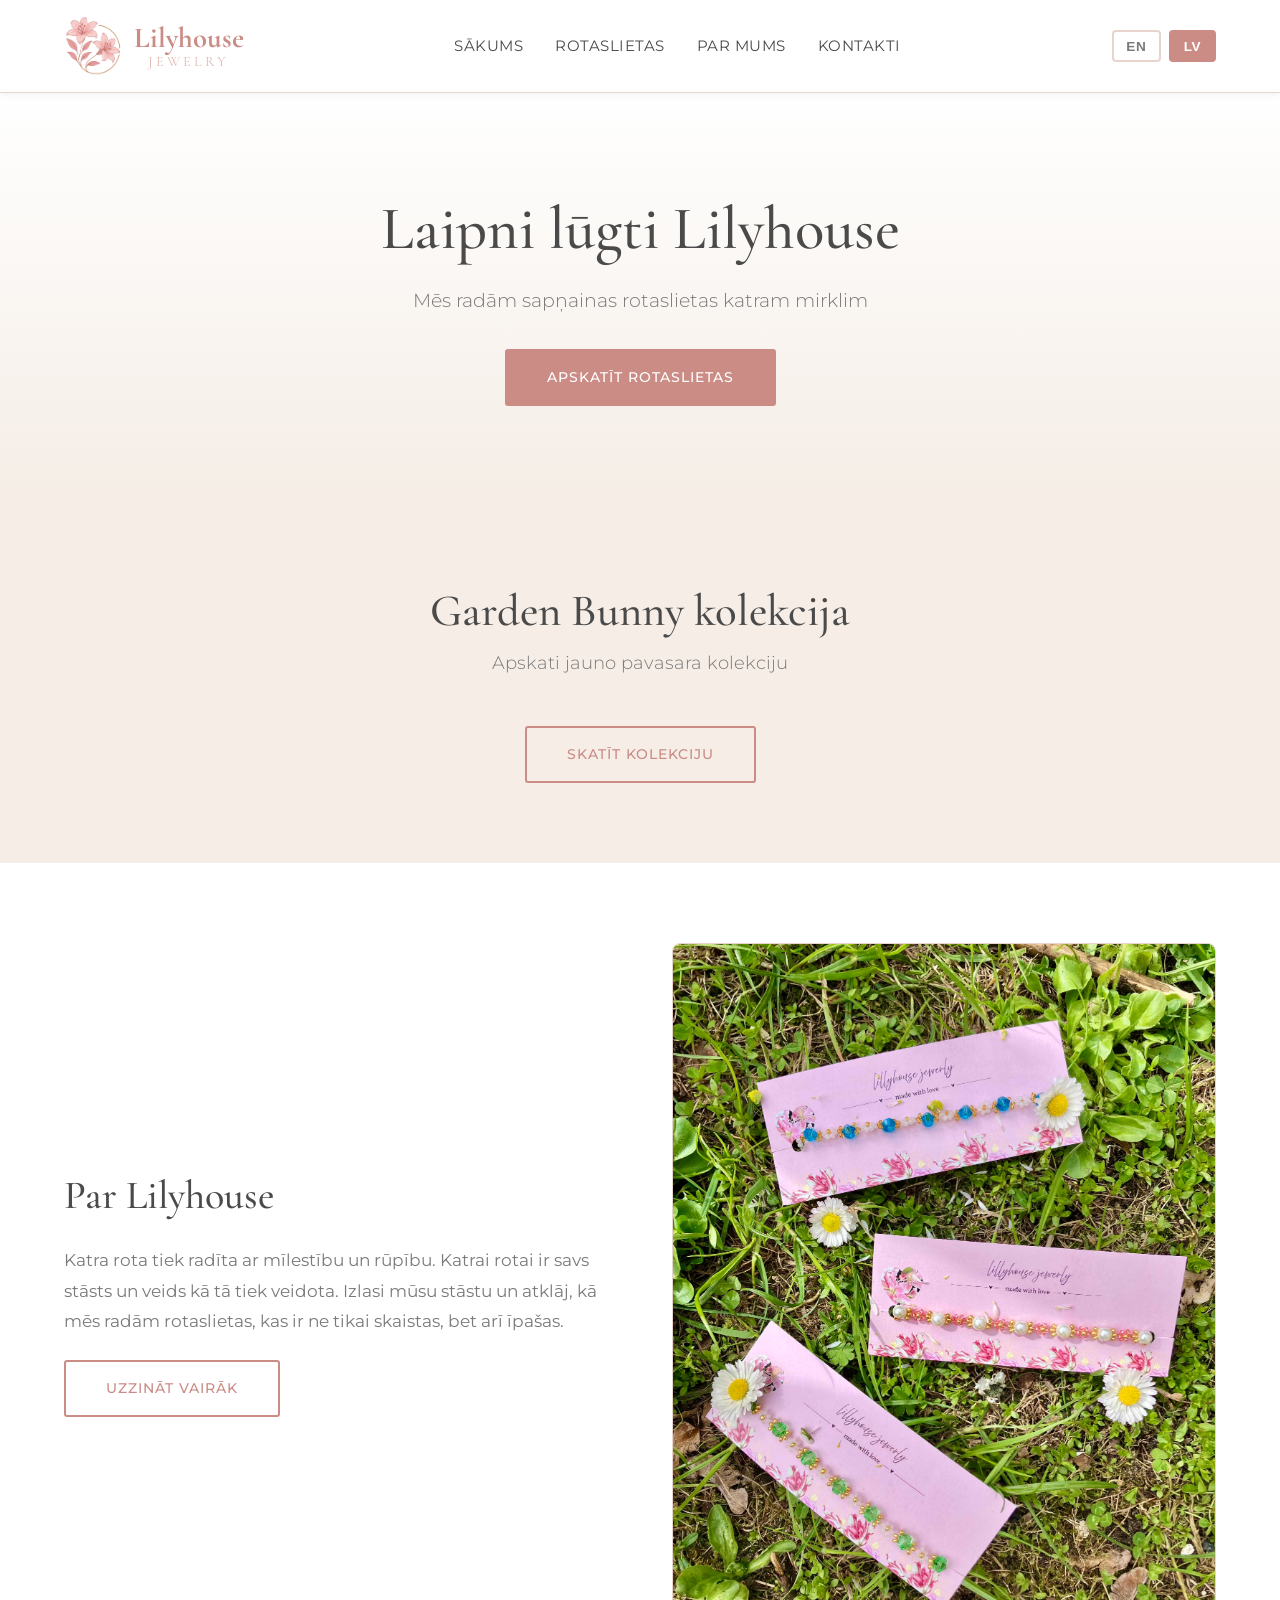
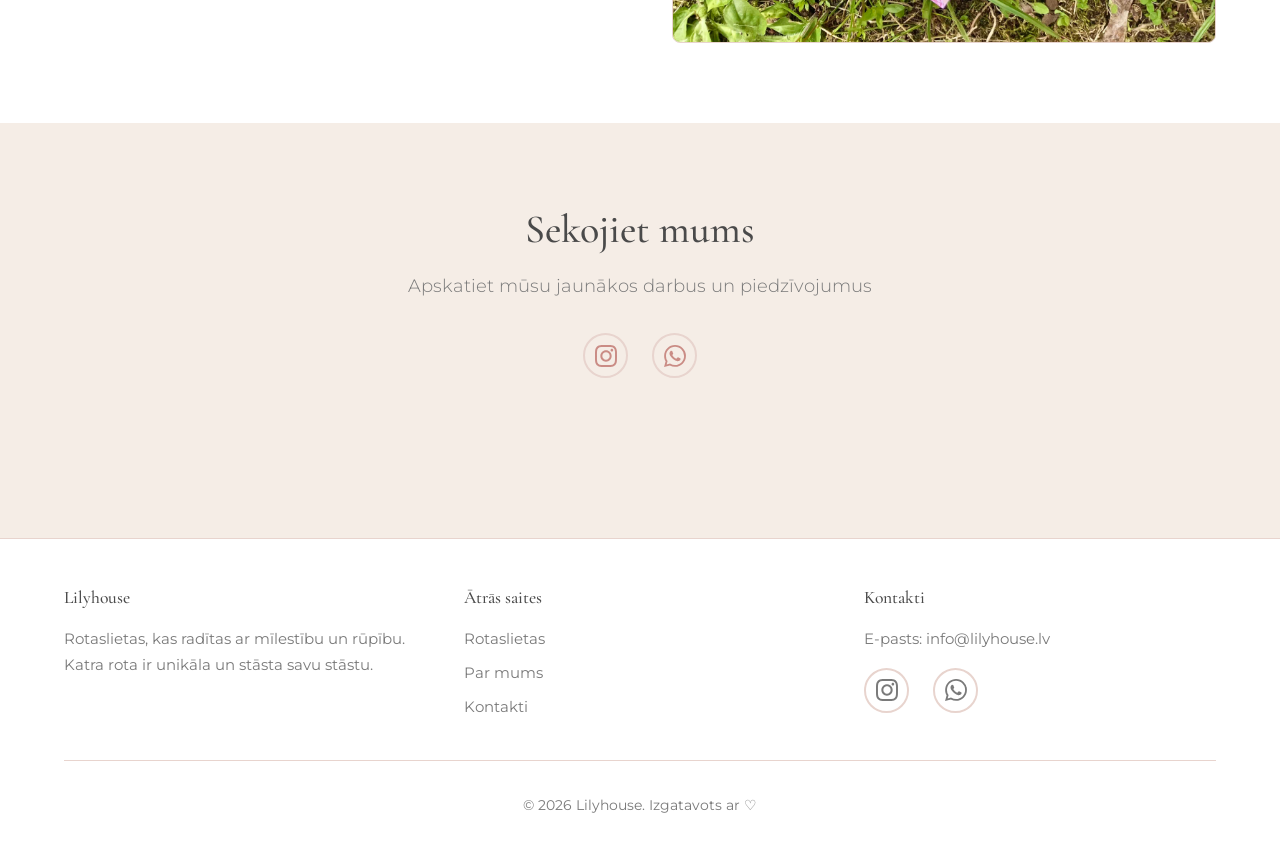
<file: index.html>
<!DOCTYPE html>
<html lang="en">
<head>
  <meta charset="UTF-8">
  <meta name="viewport" content="width=device-width, initial-scale=1.0">
  <meta name="description" content="Lilyhouse - Handcrafted jewelry made with love. Discover unique, elegant pieces of artisan jewelry.">
  <title>Lilyhouse - Handcrafted Jewelry</title>
  <link rel="icon" type="image/x-icon" href="images/site/lilyhouse_favicon.ico">
  <link rel="apple-touch-icon" href="images/site/lilyhouse_apple_touch_icon.png">
  <link rel="stylesheet" href="css/style.css">
</head>
<body>
  <!-- Header -->
  <header>
    <div class="container">
      <nav>
        <a href="index.html" class="logo">
          <img src="images/site/logo-no-bg.png" alt="Lilyhouse Jewelry">
          <div class="logo-text-container">
            <span class="logo-brand">Lilyhouse</span>
            <span class="logo-subtitle">Jewelry</span>
          </div>
        </a>
        <button class="mobile-menu-toggle" aria-label="Toggle menu">☰</button>
        <ul class="nav-links">
          <li><a href="index.html" data-translate="nav.home"></a></li>
          <li><a href="collection.html" data-translate="nav.collection"></a></li>
          <li><a href="about.html" data-translate="nav.about"></a></li>
          <li><a href="contact.html" data-translate="nav.contact"></a></li>
        </ul>
        <div class="lang-switcher">
          <button class="lang-btn" data-lang="en">EN</button>
          <button class="lang-btn active" data-lang="lv">LV</button>
        </div>
      </nav>
    </div>
  </header>

  <!-- Hero Section -->
  <section class="hero">
    <div class="container">
      <h1 data-translate="home.hero_title"></h1>
      <p class="hero-subtitle" data-translate="home.hero_subtitle"></p>
      <a href="collection.html" class="btn" data-translate="home.hero_cta"></a>
    </div>
  </section>

  <!-- Featured Items Section -->
  <section>
    <div class="container">
      <div class="section-title">
        <h2 data-translate="home.featured_title"></h2>
        <p class="section-subtitle" data-translate="home.featured_subtitle"></p>
      </div>
      
      <!-- <div class="product-grid" id="featured-items">
        <div class="text-center" style="grid-column: 1 / -1;">
          <p>Loading featured items...</p>
        </div>
      </div> -->
      
      <div class="text-center mt-3">
        <a href="collection.html?category=category1" class="btn btn-secondary" data-translate="home.cta_button"></a>
      </div>
    </div>
  </section>

  <!-- About Preview Section -->
  <section class="about-preview">
    <div class="container">
      <div class="about-content">
        <div class="about-text">
          <h2 data-translate="home.about_title"></h2>
          <p data-translate="home.about_text"></p>
          <a href="about.html" class="btn btn-secondary" data-translate="home.about_cta"></a>
        </div>
        <div class="about-image">
          <img src="images/site/lotus_poster.jpg" alt="Lilyhouse Jewelry">
        </div>
      </div>
    </div>
  </section>

  <!-- Social Section -->
  <section>
    <div class="container text-center">
      <h2 data-translate="home.social_title"></h2>
      <p class="section-subtitle mb-2" data-translate="home.social_subtitle">
      </p>
      <div class="social-links">
        <a href="https://www.instagram.com/lillyhouse_lv" target="_blank" rel="noopener" class="social-link" aria-label="Instagram">
          <svg viewBox="0 0 24 24" xmlns="http://www.w3.org/2000/svg"><path d="M12 2.163c3.204 0 3.584.012 4.85.07 3.252.148 4.771 1.691 4.919 4.919.058 1.265.069 1.645.069 4.849 0 3.205-.012 3.584-.069 4.849-.149 3.225-1.664 4.771-4.919 4.919-1.266.058-1.644.07-4.85.07-3.204 0-3.584-.012-4.849-.07-3.26-.149-4.771-1.699-4.919-4.92-.058-1.265-.07-1.644-.07-4.849 0-3.204.013-3.583.07-4.849.149-3.227 1.664-4.771 4.919-4.919 1.266-.057 1.645-.069 4.849-.069zm0-2.163c-3.259 0-3.667.014-4.947.072-4.358.2-6.78 2.618-6.98 6.98-.059 1.281-.073 1.689-.073 4.948 0 3.259.014 3.668.072 4.948.2 4.358 2.618 6.78 6.98 6.98 1.281.058 1.689.072 4.948.072 3.259 0 3.668-.014 4.948-.072 4.354-.2 6.782-2.618 6.979-6.98.059-1.28.073-1.689.073-4.948 0-3.259-.014-3.667-.072-4.947-.196-4.354-2.617-6.78-6.979-6.98-1.281-.059-1.69-.073-4.949-.073zm0 5.838c-3.403 0-6.162 2.759-6.162 6.162s2.759 6.163 6.162 6.163 6.162-2.759 6.162-6.163c0-3.403-2.759-6.162-6.162-6.162zm0 10.162c-2.209 0-4-1.79-4-4 0-2.209 1.791-4 4-4s4 1.791 4 4c0 2.21-1.791 4-4 4zm6.406-11.845c-.796 0-1.441.645-1.441 1.44s.645 1.44 1.441 1.44c.795 0 1.439-.645 1.439-1.44s-.644-1.44-1.439-1.44z"/></svg>
        </a>
        <a href="https://whatsapp.com/channel/0029Vb5Qcq36rsQu8dVFQ22W" target="_blank" rel="noopener" class="social-link" aria-label="WhatsApp Channel">
          <svg viewBox="0 0 24 24" xmlns="http://www.w3.org/2000/svg"><path d="M17.472 14.382c-.297-.149-1.758-.867-2.03-.967-.273-.099-.471-.148-.67.15-.197.297-.767.966-.94 1.164-.173.199-.347.223-.644.075-.297-.15-1.255-.463-2.39-1.475-.883-.788-1.48-1.761-1.653-2.059-.173-.297-.018-.458.13-.606.134-.133.298-.347.446-.52.149-.174.198-.298.298-.497.099-.198.05-.371-.025-.52-.075-.149-.669-1.612-.916-2.207-.242-.579-.487-.5-.669-.51-.173-.008-.371-.01-.57-.01-.198 0-.52.074-.792.372-.272.297-1.04 1.016-1.04 2.479 0 1.462 1.065 2.875 1.213 3.074.149.198 2.096 3.2 5.077 4.487.709.306 1.262.489 1.694.625.712.227 1.36.195 1.871.118.571-.085 1.758-.719 2.006-1.413.248-.694.248-1.289.173-1.413-.074-.124-.272-.198-.57-.347m-5.421 7.403h-.004a9.87 9.87 0 01-5.031-1.378l-.361-.214-3.741.982.998-3.648-.235-.374a9.86 9.86 0 01-1.51-5.26c.001-5.45 4.436-9.884 9.888-9.884 2.64 0 5.122 1.03 6.988 2.898a9.825 9.825 0 012.893 6.994c-.003 5.45-4.437 9.884-9.885 9.884m8.413-18.297A11.815 11.815 0 0012.05 0C5.495 0 .16 5.335.157 11.892c0 2.096.547 4.142 1.588 5.945L.057 24l6.305-1.654a11.882 11.882 0 005.683 1.448h.005c6.554 0 11.89-5.335 11.893-11.893a11.821 11.821 0 00-3.48-8.413z"/></svg>
        </a>
      </div>
    </div>
  </section>

  <!-- Footer -->
  <footer>
    <div class="container">
      <div class="footer-content">
        <div class="footer-section">
          <h3>Lilyhouse</h3>
          <p data-translate="footer.about"></p>
        </div>
        
        <div class="footer-section">
          <h3 data-translate="footer.links_title"></h3>
          <a href="collection.html" data-translate="nav.collection"></a>
          <a href="about.html" data-translate="nav.about"></a>
          <a href="contact.html" data-translate="nav.contact"></a>
        </div>
        
        <div class="footer-section">
          <h3 data-translate="footer.contact_title"></h3>
          <p><span data-translate="footer.email_label"></span> info@lilyhouse.lv</p>
          <div class="social-links" style="justify-content: flex-start; margin-top: 1rem;">
            <a href="https://www.instagram.com/lillyhouse_lv" target="_blank" rel="noopener" class="social-link" aria-label="Instagram"><svg viewBox="0 0 24 24" xmlns="http://www.w3.org/2000/svg"><path d="M12 2.163c3.204 0 3.584.012 4.85.07 3.252.148 4.771 1.691 4.919 4.919.058 1.265.069 1.645.069 4.849 0 3.205-.012 3.584-.069 4.849-.149 3.225-1.664 4.771-4.919 4.919-1.266.058-1.644.07-4.85.07-3.204 0-3.584-.012-4.849-.07-3.26-.149-4.771-1.699-4.919-4.92-.058-1.265-.07-1.644-.07-4.849 0-3.204.013-3.583.07-4.849.149-3.227 1.664-4.771 4.919-4.919 1.266-.057 1.645-.069 4.849-.069zm0-2.163c-3.259 0-3.667.014-4.947.072-4.358.2-6.78 2.618-6.98 6.98-.059 1.281-.073 1.689-.073 4.948 0 3.259.014 3.668.072 4.948.2 4.358 2.618 6.78 6.98 6.98 1.281.058 1.689.072 4.948.072 3.259 0 3.668-.014 4.948-.072 4.354-.2 6.782-2.618 6.979-6.98.059-1.28.073-1.689.073-4.948 0-3.259-.014-3.667-.072-4.947-.196-4.354-2.617-6.78-6.979-6.98-1.281-.059-1.69-.073-4.949-.073zm0 5.838c-3.403 0-6.162 2.759-6.162 6.162s2.759 6.163 6.162 6.163 6.162-2.759 6.162-6.163c0-3.403-2.759-6.162-6.162-6.162zm0 10.162c-2.209 0-4-1.79-4-4 0-2.209 1.791-4 4-4s4 1.791 4 4c0 2.21-1.791 4-4 4zm6.406-11.845c-.796 0-1.441.645-1.441 1.44s.645 1.44 1.441 1.44c.795 0 1.439-.645 1.439-1.44s-.644-1.44-1.439-1.44z"/></svg></a>
            <a href="https://whatsapp.com/channel/0029Vb5Qcq36rsQu8dVFQ22W" target="_blank" rel="noopener" class="social-link" aria-label="WhatsApp Channel"><svg viewBox="0 0 24 24" xmlns="http://www.w3.org/2000/svg"><path d="M17.472 14.382c-.297-.149-1.758-.867-2.03-.967-.273-.099-.471-.148-.67.15-.197.297-.767.966-.94 1.164-.173.199-.347.223-.644.075-.297-.15-1.255-.463-2.39-1.475-.883-.788-1.48-1.761-1.653-2.059-.173-.297-.018-.458.13-.606.134-.133.298-.347.446-.52.149-.174.198-.298.298-.497.099-.198.05-.371-.025-.52-.075-.149-.669-1.612-.916-2.207-.242-.579-.487-.5-.669-.51-.173-.008-.371-.01-.57-.01-.198 0-.52.074-.792.372-.272.297-1.04 1.016-1.04 2.479 0 1.462 1.065 2.875 1.213 3.074.149.198 2.096 3.2 5.077 4.487.709.306 1.262.489 1.694.625.712.227 1.36.195 1.871.118.571-.085 1.758-.719 2.006-1.413.248-.694.248-1.289.173-1.413-.074-.124-.272-.198-.57-.347m-5.421 7.403h-.004a9.87 9.87 0 01-5.031-1.378l-.361-.214-3.741.982.998-3.648-.235-.374a9.86 9.86 0 01-1.51-5.26c.001-5.45 4.436-9.884 9.888-9.884 2.64 0 5.122 1.03 6.988 2.898a9.825 9.825 0 012.893 6.994c-.003 5.45-4.437 9.884-9.885 9.884m8.413-18.297A11.815 11.815 0 0012.05 0C5.495 0 .16 5.335.157 11.892c0 2.096.547 4.142 1.588 5.945L.057 24l6.305-1.654a11.882 11.882 0 005.683 1.448h.005c6.554 0 11.89-5.335 11.893-11.893a11.821 11.821 0 00-3.48-8.413z"/></svg></a>
          </div>
        </div>
      </div>
      
      <div class="footer-bottom">
        <p data-translate="footer.copyright"></p>
      </div>
    </div>
  </footer>

  <!-- JavaScript -->
  <script src="js/main.js"></script>
</body>
</html>
</file>
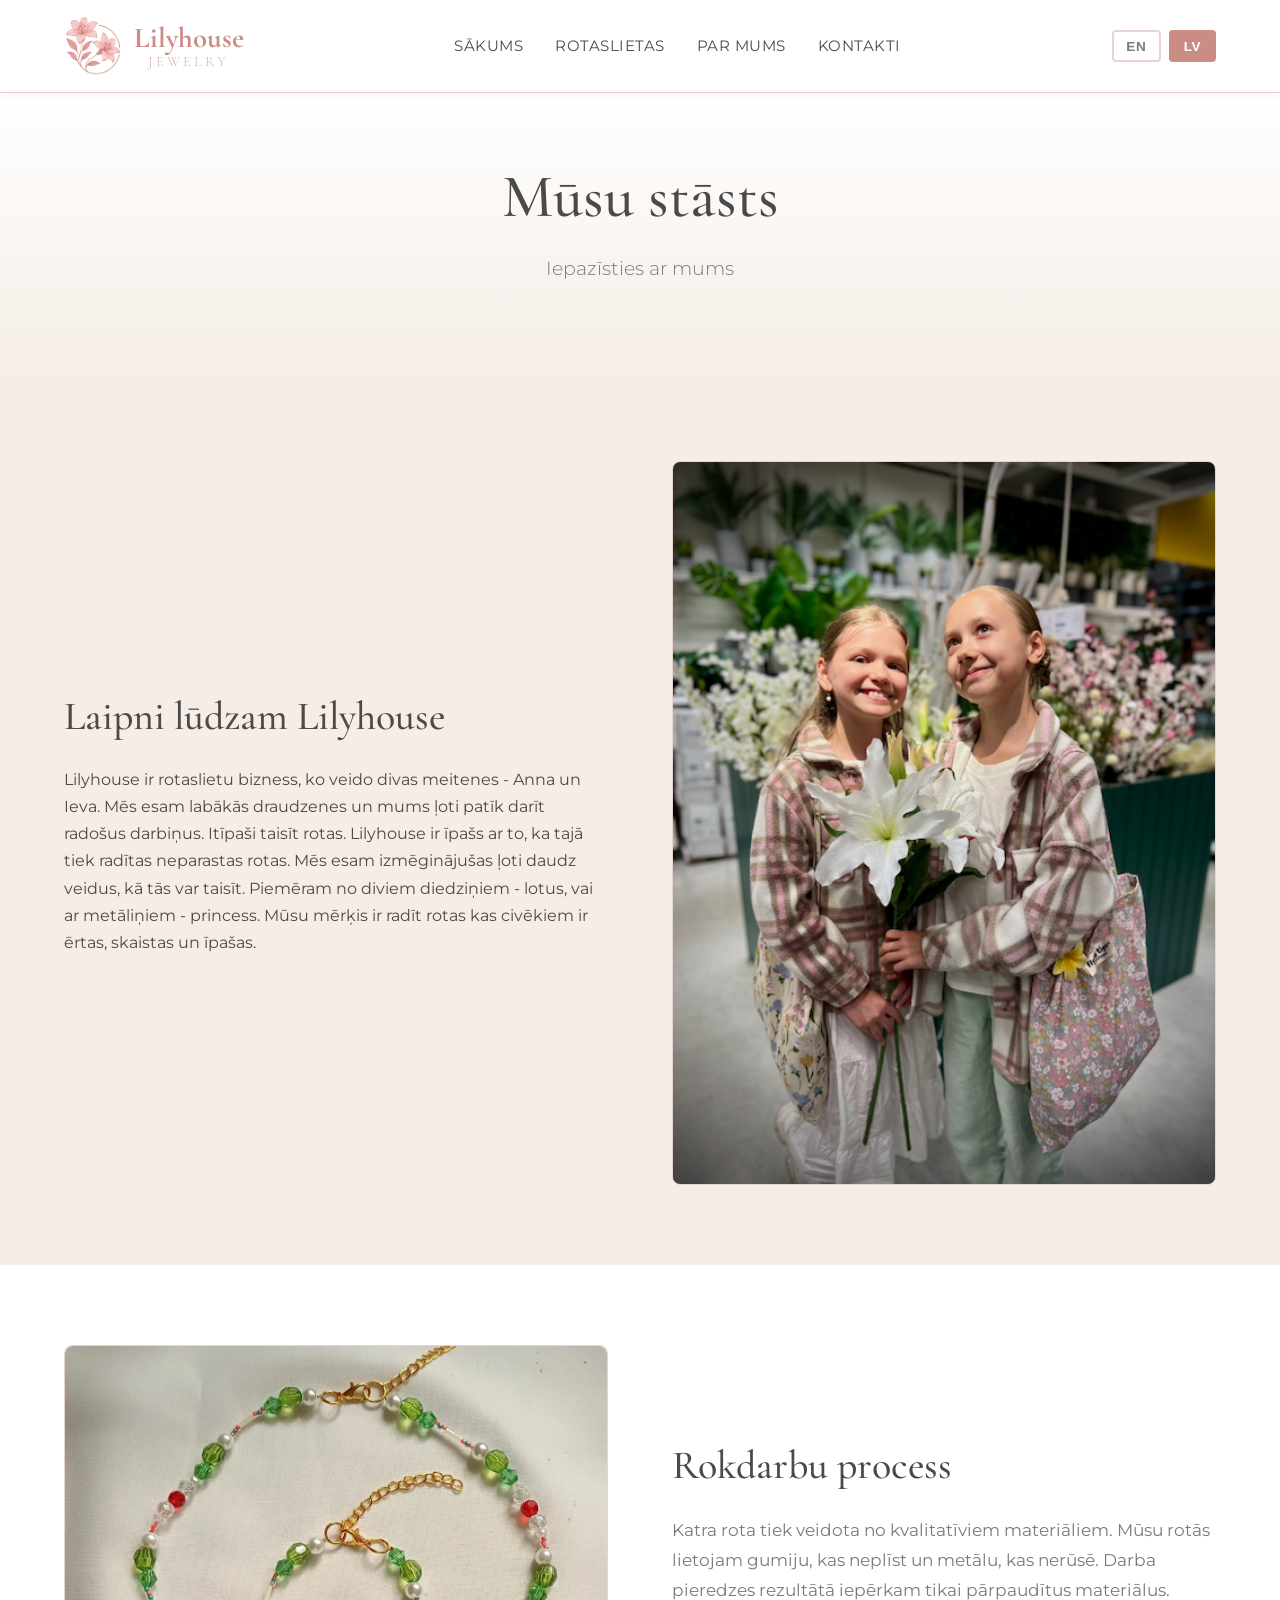
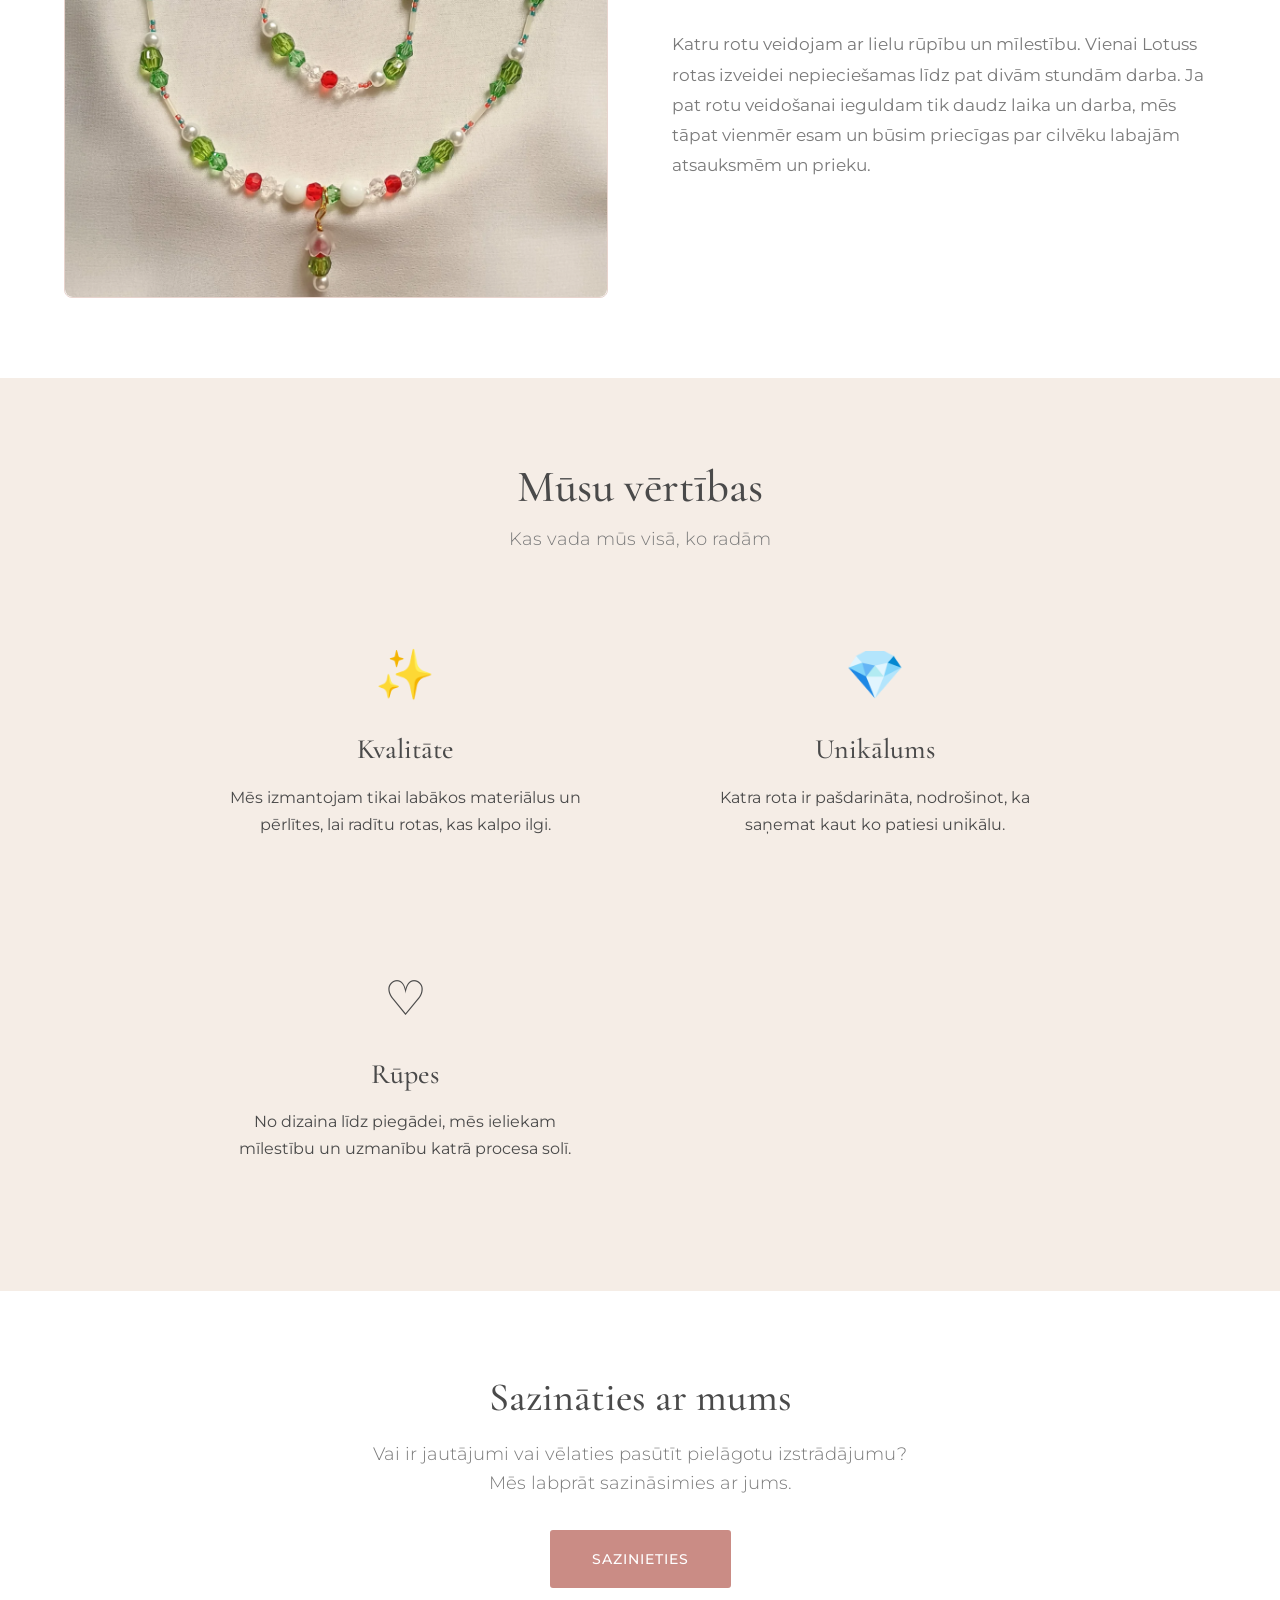
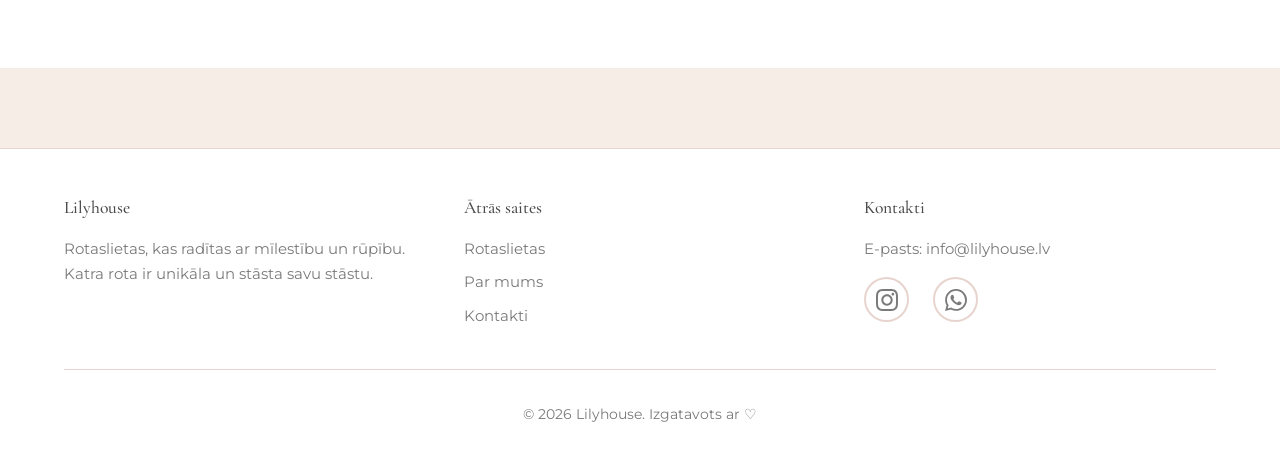
<file: about.html>
<!DOCTYPE html>
<html lang="en">
<head>
  <meta charset="UTF-8">
  <meta name="viewport" content="width=device-width, initial-scale=1.0">
  <meta name="description" content="Learn about Lilyhouse and our passion for handcrafted jewelry.">
  <title>About Us - Lilyhouse Jewelry</title>
  <link rel="icon" type="image/x-icon" href="images/site/lilyhouse_favicon.ico">
  <link rel="apple-touch-icon" href="images/site/lilyhouse_apple_touch_icon.png">
  <link rel="stylesheet" href="css/style.css">
</head>
<body>
  <!-- Header -->
  <header>
    <div class="container">
      <nav>
        <a href="index.html" class="logo">
          <img src="images/site/logo-no-bg.png" alt="Lilyhouse Jewelry">
          <div class="logo-text-container">
            <span class="logo-brand">Lilyhouse</span>
            <span class="logo-subtitle">Jewelry</span>
          </div>
        </a>
        <button class="mobile-menu-toggle" aria-label="Toggle menu">☰</button>
        <ul class="nav-links">
          <li><a href="index.html" data-translate="nav.home"></a></li>
          <li><a href="collection.html" data-translate="nav.collection"></a></li>
          <li><a href="about.html" data-translate="nav.about"></a></li>
          <li><a href="contact.html" data-translate="nav.contact"></a></li>
        </ul>
        <div class="lang-switcher">
          <button class="lang-btn" data-lang="en">EN</button>
          <button class="lang-btn active" data-lang="lv">LV</button>
        </div>
      </nav>
    </div>
  </header>

  <!-- About Header -->
  <section class="hero" style="padding: 4rem 0;">
    <div class="container">
      <h1 data-translate="about.title"></h1>
      <p class="hero-subtitle" data-translate="about.subtitle"></p>
    </div>
  </section>

  <!-- About Content -->
  <section>
    <div class="container">
      <div class="about-content">
        <div class="about-text">
          <h2 data-translate="about.welcome_title"></h2>
          <p1 data-translate="about.welcome_p1"></p>
          <p data-translate="about.welcome_p2"></p>
        </div>
        <div class="about-image">
          <img src="images/content/ieva_anna_lily.jpeg" alt="Lilyhouse jewelry craftsmanship">
        </div>
      </div>
    </div>
  </section>

  <!-- Craftsmanship Section -->
  <section style="background-color: var(--color-white);">
    <div class="container">
      <div class="about-content">
        <div class="about-image" style="order: 1;">
          <img src="images/products/apple_fairy_twins_set.png" alt="Handcrafted jewelry process" style="width: 100%; height: auto; border-radius: 8px;">
        </div>
        <div class="about-text" style="order: 2;">
          <h2 data-translate="about.craft_title"></h2>
          <p data-translate="about.craft_p1"></p>
          <p data-translate="about.craft_p2"></p>
          <p data-translate="about.craft_p3"></p>
        </div>
      </div>
    </div>
  </section>

  <!-- Values Section -->
  <section>
    <div class="container">
      <div class="section-title">
        <h2 data-translate="about.values_title"></h2>
        <p class="section-subtitle" data-translate="about.values_subtitle"></p>
      </div>
      
      <div class="product-grid" style="max-width: 900px; margin: 0 auto;">
        <div style="text-align: center; padding: 2rem;">
          <div style="font-size: 3rem; margin-bottom: 1rem;">✨</div>
          <h3 data-translate="about.quality_title"></h3>
          <p data-translate="about.quality_text"></p>
        </div>
        
        <div style="text-align: center; padding: 2rem;">
          <div style="font-size: 3rem; margin-bottom: 1rem;">💎</div>
          <h3 data-translate="about.unique_title"></h3>
          <p data-translate="about.unique_text"></p>
        </div>
        
        <div style="text-align: center; padding: 2rem;">
          <div style="font-size: 3rem; margin-bottom: 1rem;">♡</div>
          <h3 data-translate="about.care_title"></h3>
          <p data-translate="about.care_text"></p>
        </div>
      </div>
    </div>
  </section>

  <!-- Contact CTA -->
  <section style="background-color: var(--color-white);">
    <div class="container text-center">
      <h2 data-translate="about.cta_title"></h2>
      <p class="section-subtitle mb-2" data-translate="about.cta_subtitle"></p>
      <div style="margin-top: 2rem;">
        <a href="contact.html" class="btn" data-translate="about.cta_button"></a>
      </div>
    </div>
  </section>

  <!-- Footer -->
  <footer>
    <div class="container">
      <div class="footer-content">
        <div class="footer-section">
          <h3>Lilyhouse</h3>
          <p data-translate="footer.about"></p>
        </div>
        
        <div class="footer-section">
          <h3 data-translate="footer.links_title"></h3>
          <a href="collection.html" data-translate="nav.collection"></a>
          <a href="about.html" data-translate="nav.about"></a>
          <a href="contact.html" data-translate="nav.contact"></a>
        </div>
        
        <div class="footer-section">
          <h3 data-translate="footer.contact_title"></h3>
          <p><span data-translate="footer.email_label"></span> info@lilyhouse.lv</p>
          <div class="social-links" style="justify-content: flex-start; margin-top: 1rem;">
            <a href="https://www.instagram.com/lillyhouse_lv" target="_blank" rel="noopener" class="social-link" aria-label="Instagram"><svg viewBox="0 0 24 24" xmlns="http://www.w3.org/2000/svg"><path d="M12 2.163c3.204 0 3.584.012 4.85.07 3.252.148 4.771 1.691 4.919 4.919.058 1.265.069 1.645.069 4.849 0 3.205-.012 3.584-.069 4.849-.149 3.225-1.664 4.771-4.919 4.919-1.266.058-1.644.07-4.85.07-3.204 0-3.584-.012-4.849-.07-3.26-.149-4.771-1.699-4.919-4.92-.058-1.265-.07-1.644-.07-4.849 0-3.204.013-3.583.07-4.849.149-3.227 1.664-4.771 4.919-4.919 1.266-.057 1.645-.069 4.849-.069zm0-2.163c-3.259 0-3.667.014-4.947.072-4.358.2-6.78 2.618-6.98 6.98-.059 1.281-.073 1.689-.073 4.948 0 3.259.014 3.668.072 4.948.2 4.358 2.618 6.78 6.98 6.98 1.281.058 1.689.072 4.948.072 3.259 0 3.668-.014 4.948-.072 4.354-.2 6.782-2.618 6.979-6.98.059-1.28.073-1.689.073-4.948 0-3.259-.014-3.667-.072-4.947-.196-4.354-2.617-6.78-6.979-6.98-1.281-.059-1.69-.073-4.949-.073zm0 5.838c-3.403 0-6.162 2.759-6.162 6.162s2.759 6.163 6.162 6.163 6.162-2.759 6.162-6.163c0-3.403-2.759-6.162-6.162-6.162zm0 10.162c-2.209 0-4-1.79-4-4 0-2.209 1.791-4 4-4s4 1.791 4 4c0 2.21-1.791 4-4 4zm6.406-11.845c-.796 0-1.441.645-1.441 1.44s.645 1.44 1.441 1.44c.795 0 1.439-.645 1.439-1.44s-.644-1.44-1.439-1.44z"/></svg></a>
            <a href="https://whatsapp.com/channel/0029Vb5Qcq36rsQu8dVFQ22W" target="_blank" rel="noopener" class="social-link" aria-label="WhatsApp Channel"><svg viewBox="0 0 24 24" xmlns="http://www.w3.org/2000/svg"><path d="M17.472 14.382c-.297-.149-1.758-.867-2.03-.967-.273-.099-.471-.148-.67.15-.197.297-.767.966-.94 1.164-.173.199-.347.223-.644.075-.297-.15-1.255-.463-2.39-1.475-.883-.788-1.48-1.761-1.653-2.059-.173-.297-.018-.458.13-.606.134-.133.298-.347.446-.52.149-.174.198-.298.298-.497.099-.198.05-.371-.025-.52-.075-.149-.669-1.612-.916-2.207-.242-.579-.487-.5-.669-.51-.173-.008-.371-.01-.57-.01-.198 0-.52.074-.792.372-.272.297-1.04 1.016-1.04 2.479 0 1.462 1.065 2.875 1.213 3.074.149.198 2.096 3.2 5.077 4.487.709.306 1.262.489 1.694.625.712.227 1.36.195 1.871.118.571-.085 1.758-.719 2.006-1.413.248-.694.248-1.289.173-1.413-.074-.124-.272-.198-.57-.347m-5.421 7.403h-.004a9.87 9.87 0 01-5.031-1.378l-.361-.214-3.741.982.998-3.648-.235-.374a9.86 9.86 0 01-1.51-5.26c.001-5.45 4.436-9.884 9.888-9.884 2.64 0 5.122 1.03 6.988 2.898a9.825 9.825 0 012.893 6.994c-.003 5.45-4.437 9.884-9.885 9.884m8.413-18.297A11.815 11.815 0 0012.05 0C5.495 0 .16 5.335.157 11.892c0 2.096.547 4.142 1.588 5.945L.057 24l6.305-1.654a11.882 11.882 0 005.683 1.448h.005c6.554 0 11.89-5.335 11.893-11.893a11.821 11.821 0 00-3.48-8.413z"/></svg></a>
          </div>
        </div>
      </div>
      
      <div class="footer-bottom">
        <p data-translate="footer.copyright"></p>
      </div>
    </div>
  </footer>

  <!-- JavaScript -->
  <script src="js/main.js"></script>
</body>
</html>
</file>
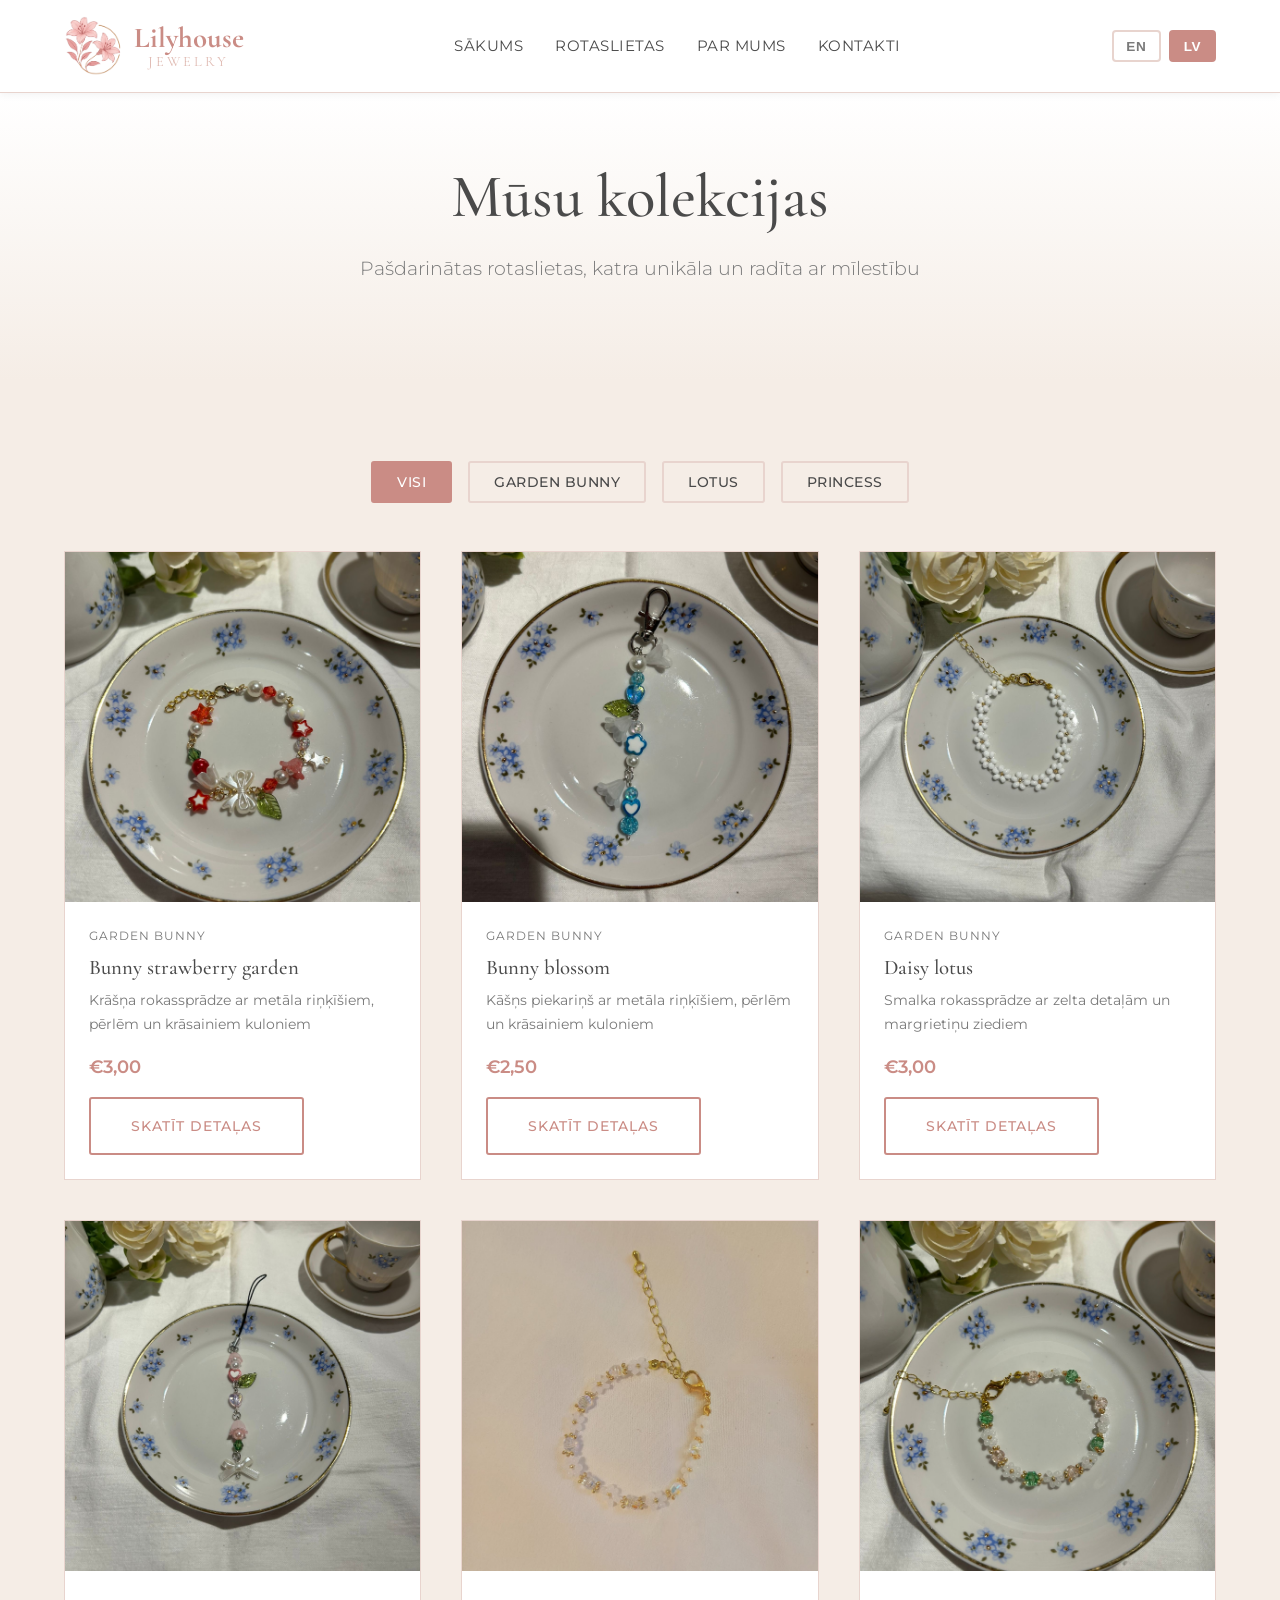
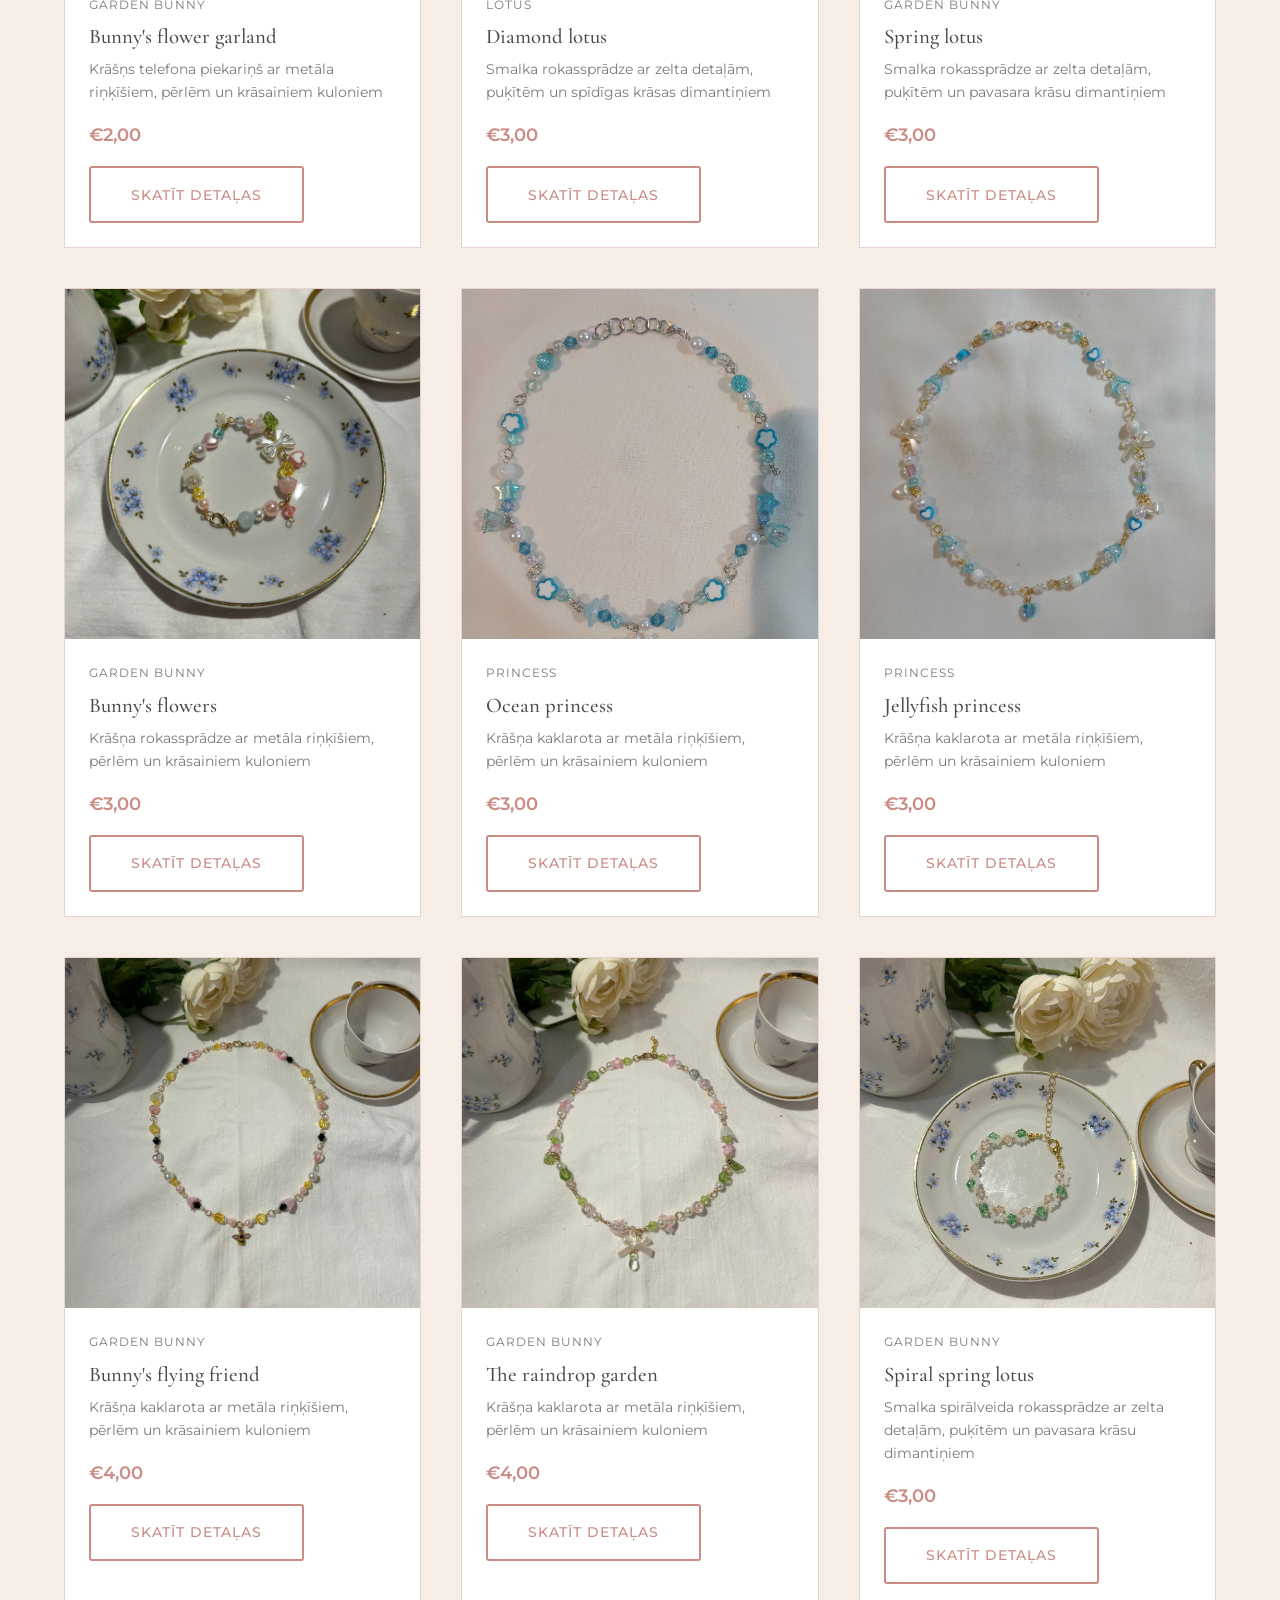
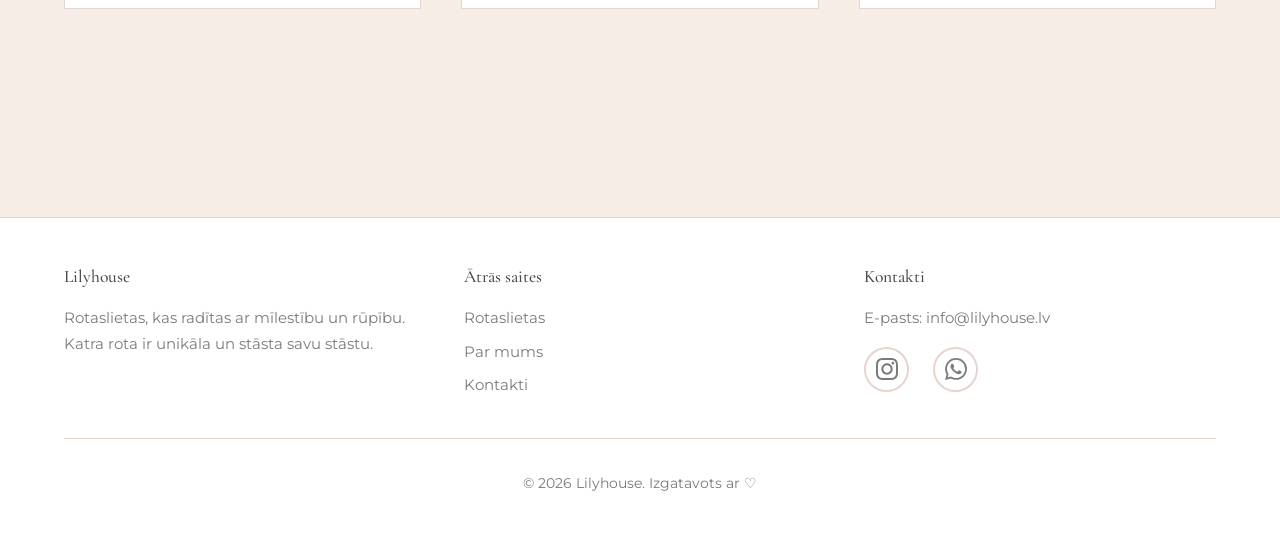
<file: collection.html>
<!DOCTYPE html>
<html lang="en">
<head>
  <meta charset="UTF-8">
  <meta name="viewport" content="width=device-width, initial-scale=1.0">
  <meta name="description" content="Browse our complete collection of handcrafted jewelry at Lilyhouse.">
  <title>Collection - Lilyhouse Jewelry</title>
  <link rel="icon" type="image/x-icon" href="images/site/lilyhouse_favicon.ico">
  <link rel="apple-touch-icon" href="images/site/lilyhouse_apple_touch_icon.png">
  <link rel="stylesheet" href="css/style.css">
  <style>
    /* Filter buttons specific to collection page */
    .filter-buttons {
      display: flex;
      justify-content: center;
      gap: 1rem;
      flex-wrap: wrap;
      margin-bottom: 3rem;
    }
    
    .filter-btn {
      padding: 0.7rem 1.5rem;
      background-color: transparent;
      color: var(--color-text);
      border: 2px solid var(--color-border);
      border-radius: 3px;
      font-family: var(--font-body);
      font-size: 0.85rem;
      font-weight: 500;
      letter-spacing: 0.5px;
      text-transform: uppercase;
      cursor: pointer;
      transition: var(--transition);
    }
    
    .filter-btn:hover,
    .filter-btn.active {
      background-color: var(--color-primary);
      color: var(--color-white);
      border-color: var(--color-primary);
    }
    
    @media (max-width: 480px) {
      .filter-buttons {
        gap: 0.7rem;
      }
      
      .filter-btn {
        padding: 0.6rem 1.2rem;
        font-size: 0.75rem;
      }
    }
  </style>
</head>
<body>
  <!-- Header -->
  <header>
    <div class="container">
      <nav>
        <a href="index.html" class="logo">
          <img src="images/site/logo-no-bg.png" alt="Lilyhouse Jewelry">
          <div class="logo-text-container">
            <span class="logo-brand">Lilyhouse</span>
            <span class="logo-subtitle">Jewelry</span>
          </div>
        </a>
        <button class="mobile-menu-toggle" aria-label="Toggle menu">☰</button>
        <ul class="nav-links">
          <li><a href="index.html" data-translate="nav.home"></a></li>
          <li><a href="collection.html" data-translate="nav.collection"></a></li>
          <li><a href="about.html" data-translate="nav.about"></a></li>
          <li><a href="contact.html" data-translate="nav.contact"></a></li>
        </ul>
        <div class="lang-switcher">
          <button class="lang-btn" data-lang="en">EN</button>
          <button class="lang-btn active" data-lang="lv">LV</button>
        </div>
      </nav>
    </div>
  </header>

  <!-- Collection Header -->
  <section class="hero" style="padding: 4rem 0;">
    <div class="container">
      <h1 data-translate="collection.title"></h1>
      <p class="hero-subtitle" data-translate="collection.subtitle"></p>
    </div>
  </section>

  <!-- Collection Section -->
  <section>
    <div class="container">
      <!-- Category Filter -->
      <div class="filter-buttons">
        <button class="filter-btn active" data-category="all" data-translate="collection.filter_all"></button>
        <button class="filter-btn" data-category="category1" data-translate="collection.filter_category1"></button>
        <button class="filter-btn" data-category="category3" data-translate="collection.filter_category3"></button>
        <button class="filter-btn" data-category="category4" data-translate="collection.filter_category4"></button>
      </div>
      
      <!-- Product Grid -->
      <div class="product-grid" id="collection-items">
        <!-- Items will be dynamically loaded here -->
        <div class="text-center" style="grid-column: 1 / -1;">
          <p>Loading collection...</p>
        </div>
      </div>
    </div>
  </section>

  <!-- Footer -->
  <footer>
    <div class="container">
      <div class="footer-content">
        <div class="footer-section">
          <h3>Lilyhouse</h3>
          <p data-translate="footer.about"></p>
        </div>
        
        <div class="footer-section">
          <h3 data-translate="footer.links_title"></h3>
          <a href="collection.html" data-translate="nav.collection"></a>
          <a href="about.html" data-translate="nav.about"></a>
          <a href="contact.html" data-translate="nav.contact"></a>
        </div>
        
        <div class="footer-section">
          <h3 data-translate="footer.contact_title"></h3>
          <p><span data-translate="footer.email_label"></span> info@lilyhouse.lv</p>
          <div class="social-links" style="justify-content: flex-start; margin-top: 1rem;">
            <a href="https://www.instagram.com/lillyhouse_lv" target="_blank" rel="noopener" class="social-link" aria-label="Instagram"><svg viewBox="0 0 24 24" xmlns="http://www.w3.org/2000/svg"><path d="M12 2.163c3.204 0 3.584.012 4.85.07 3.252.148 4.771 1.691 4.919 4.919.058 1.265.069 1.645.069 4.849 0 3.205-.012 3.584-.069 4.849-.149 3.225-1.664 4.771-4.919 4.919-1.266.058-1.644.07-4.85.07-3.204 0-3.584-.012-4.849-.07-3.26-.149-4.771-1.699-4.919-4.92-.058-1.265-.07-1.644-.07-4.849 0-3.204.013-3.583.07-4.849.149-3.227 1.664-4.771 4.919-4.919 1.266-.057 1.645-.069 4.849-.069zm0-2.163c-3.259 0-3.667.014-4.947.072-4.358.2-6.78 2.618-6.98 6.98-.059 1.281-.073 1.689-.073 4.948 0 3.259.014 3.668.072 4.948.2 4.358 2.618 6.78 6.98 6.98 1.281.058 1.689.072 4.948.072 3.259 0 3.668-.014 4.948-.072 4.354-.2 6.782-2.618 6.979-6.98.059-1.28.073-1.689.073-4.948 0-3.259-.014-3.667-.072-4.947-.196-4.354-2.617-6.78-6.979-6.98-1.281-.059-1.69-.073-4.949-.073zm0 5.838c-3.403 0-6.162 2.759-6.162 6.162s2.759 6.163 6.162 6.163 6.162-2.759 6.162-6.163c0-3.403-2.759-6.162-6.162-6.162zm0 10.162c-2.209 0-4-1.79-4-4 0-2.209 1.791-4 4-4s4 1.791 4 4c0 2.21-1.791 4-4 4zm6.406-11.845c-.796 0-1.441.645-1.441 1.44s.645 1.44 1.441 1.44c.795 0 1.439-.645 1.439-1.44s-.644-1.44-1.439-1.44z"/></svg></a>
            <a href="https://whatsapp.com/channel/0029Vb5Qcq36rsQu8dVFQ22W" target="_blank" rel="noopener" class="social-link" aria-label="WhatsApp Channel"><svg viewBox="0 0 24 24" xmlns="http://www.w3.org/2000/svg"><path d="M17.472 14.382c-.297-.149-1.758-.867-2.03-.967-.273-.099-.471-.148-.67.15-.197.297-.767.966-.94 1.164-.173.199-.347.223-.644.075-.297-.15-1.255-.463-2.39-1.475-.883-.788-1.48-1.761-1.653-2.059-.173-.297-.018-.458.13-.606.134-.133.298-.347.446-.52.149-.174.198-.298.298-.497.099-.198.05-.371-.025-.52-.075-.149-.669-1.612-.916-2.207-.242-.579-.487-.5-.669-.51-.173-.008-.371-.01-.57-.01-.198 0-.52.074-.792.372-.272.297-1.04 1.016-1.04 2.479 0 1.462 1.065 2.875 1.213 3.074.149.198 2.096 3.2 5.077 4.487.709.306 1.262.489 1.694.625.712.227 1.36.195 1.871.118.571-.085 1.758-.719 2.006-1.413.248-.694.248-1.289.173-1.413-.074-.124-.272-.198-.57-.347m-5.421 7.403h-.004a9.87 9.87 0 01-5.031-1.378l-.361-.214-3.741.982.998-3.648-.235-.374a9.86 9.86 0 01-1.51-5.26c.001-5.45 4.436-9.884 9.888-9.884 2.64 0 5.122 1.03 6.988 2.898a9.825 9.825 0 012.893 6.994c-.003 5.45-4.437 9.884-9.885 9.884m8.413-18.297A11.815 11.815 0 0012.05 0C5.495 0 .16 5.335.157 11.892c0 2.096.547 4.142 1.588 5.945L.057 24l6.305-1.654a11.882 11.882 0 005.683 1.448h.005c6.554 0 11.89-5.335 11.893-11.893a11.821 11.821 0 00-3.48-8.413z"/></svg></a>
          </div>
        </div>
      </div>
      
      <div class="footer-bottom">
        <p data-translate="footer.copyright"></p>
      </div>
    </div>
  </footer>

  <!-- JavaScript -->
  <script src="js/main.js"></script>
</body>
</html>
</file>
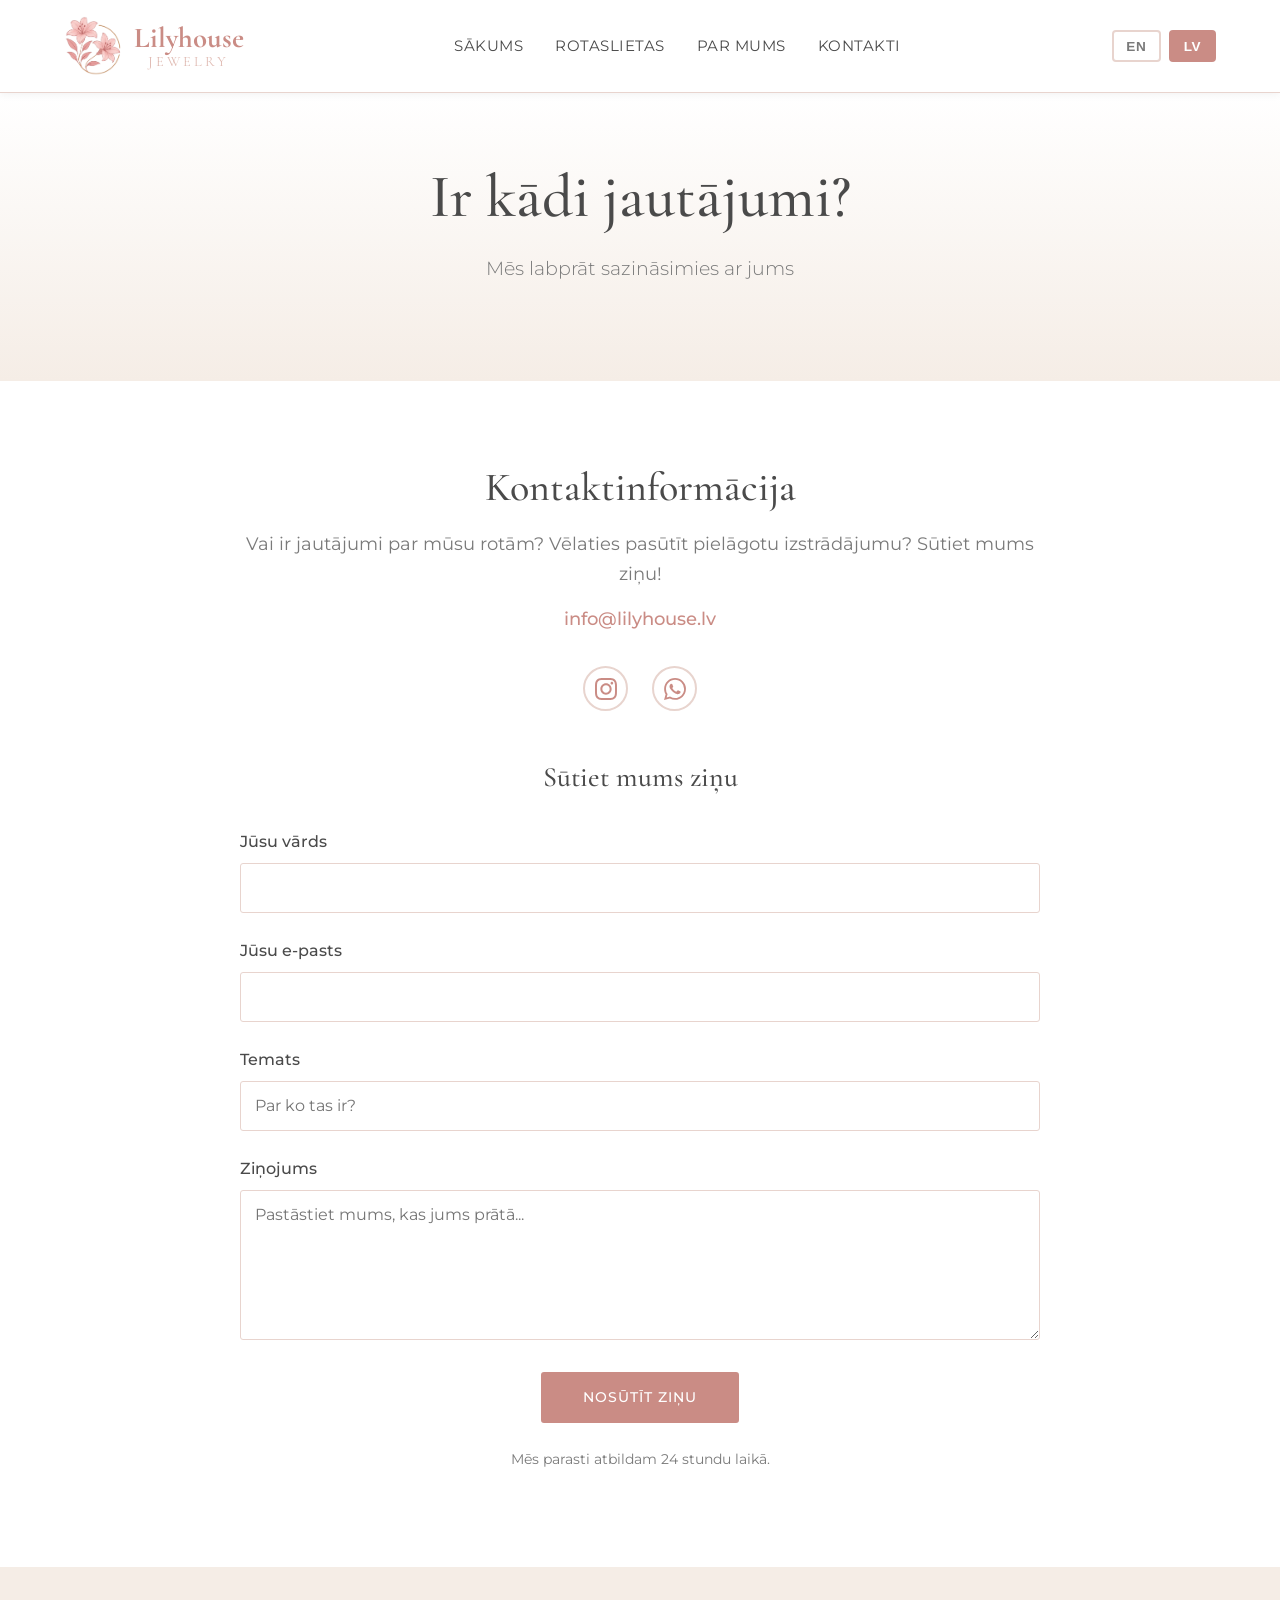
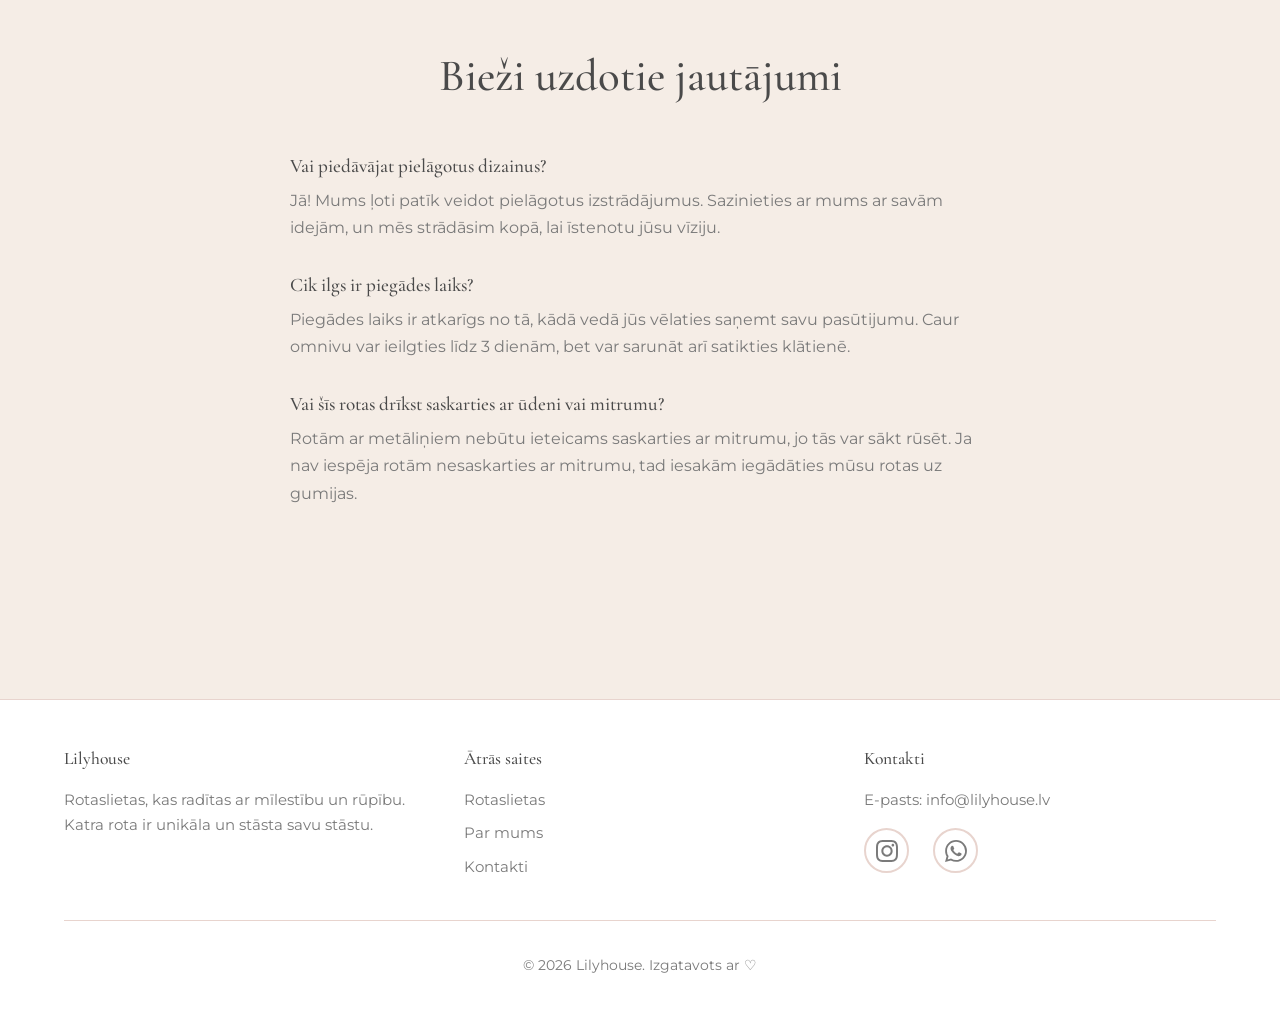
<file: contact.html>
<!DOCTYPE html>
<html lang="en">
<head>
  <meta charset="UTF-8">
  <meta name="viewport" content="width=device-width, initial-scale=1.0">
  <meta name="description" content="Get in touch with Lilyhouse. We'd love to hear from you.">
  <title>Contact Us - Lilyhouse Jewelry</title>
  <link rel="icon" type="image/x-icon" href="images/site/lilyhouse_favicon.ico">
  <link rel="apple-touch-icon" href="images/site/lilyhouse_apple_touch_icon.png">
  <link rel="stylesheet" href="css/style.css">
</head>
<body>
  <!-- Header -->
  <header>
    <div class="container">
      <nav>
        <a href="index.html" class="logo">
          <img src="images/site/logo-no-bg.png" alt="Lilyhouse Jewelry">
          <div class="logo-text-container">
            <span class="logo-brand">Lilyhouse</span>
            <span class="logo-subtitle">Jewelry</span>
          </div>
        </a>
        <button class="mobile-menu-toggle" aria-label="Toggle menu">☰</button>
        <ul class="nav-links">
          <li><a href="index.html" data-translate="nav.home"></a></li>
          <li><a href="collection.html" data-translate="nav.collection"></a></li>
          <li><a href="about.html" data-translate="nav.about"></a></li>
          <li><a href="contact.html" data-translate="nav.contact"></a></li>
        </ul>
        <div class="lang-switcher">
          <button class="lang-btn" data-lang="en">EN</button>
          <button class="lang-btn active" data-lang="lv">LV</button>
        </div>
      </nav>
    </div>
  </header>

  <!-- Contact Header -->
  <section class="hero" style="padding: 4rem 0;">
    <div class="container">
      <h1 data-translate="contact.title"></h1>
      <p class="hero-subtitle" data-translate="contact.subtitle"></p>
    </div>
  </section>

  <!-- Contact Section -->
  <section class="contact-section">
    <div class="container">
      <div class="contact-content">
        <div class="contact-info">
          <h2 data-translate="contact.info_title"></h2>
          <p data-translate="contact.info_text"></p>
          <p class="contact-email">
            <a href="mailto:info@lilyhouse.lv">info@lilyhouse.lv</a>
          </p>
          
          <div class="social-links">
            <a href="https://www.instagram.com/lillyhouse_lv" target="_blank" rel="noopener" class="social-link" aria-label="Instagram"><svg viewBox="0 0 24 24" xmlns="http://www.w3.org/2000/svg"><path d="M12 2.163c3.204 0 3.584.012 4.85.07 3.252.148 4.771 1.691 4.919 4.919.058 1.265.069 1.645.069 4.849 0 3.205-.012 3.584-.069 4.849-.149 3.225-1.664 4.771-4.919 4.919-1.266.058-1.644.07-4.85.07-3.204 0-3.584-.012-4.849-.07-3.26-.149-4.771-1.699-4.919-4.92-.058-1.265-.07-1.644-.07-4.849 0-3.204.013-3.583.07-4.849.149-3.227 1.664-4.771 4.919-4.919 1.266-.057 1.645-.069 4.849-.069zm0-2.163c-3.259 0-3.667.014-4.947.072-4.358.2-6.78 2.618-6.98 6.98-.059 1.281-.073 1.689-.073 4.948 0 3.259.014 3.668.072 4.948.2 4.358 2.618 6.78 6.98 6.98 1.281.058 1.689.072 4.948.072 3.259 0 3.668-.014 4.948-.072 4.354-.2 6.782-2.618 6.979-6.98.059-1.28.073-1.689.073-4.948 0-3.259-.014-3.667-.072-4.947-.196-4.354-2.617-6.78-6.979-6.98-1.281-.059-1.69-.073-4.949-.073zm0 5.838c-3.403 0-6.162 2.759-6.162 6.162s2.759 6.163 6.162 6.163 6.162-2.759 6.162-6.163c0-3.403-2.759-6.162-6.162-6.162zm0 10.162c-2.209 0-4-1.79-4-4 0-2.209 1.791-4 4-4s4 1.791 4 4c0 2.21-1.791 4-4 4zm6.406-11.845c-.796 0-1.441.645-1.441 1.44s.645 1.44 1.441 1.44c.795 0 1.439-.645 1.439-1.44s-.644-1.44-1.439-1.44z"/></svg></a>
            <a href="https://whatsapp.com/channel/0029Vb5Qcq36rsQu8dVFQ22W" target="_blank" rel="noopener" class="social-link" aria-label="WhatsApp Channel"><svg viewBox="0 0 24 24" xmlns="http://www.w3.org/2000/svg"><path d="M17.472 14.382c-.297-.149-1.758-.867-2.03-.967-.273-.099-.471-.148-.67.15-.197.297-.767.966-.94 1.164-.173.199-.347.223-.644.075-.297-.15-1.255-.463-2.39-1.475-.883-.788-1.48-1.761-1.653-2.059-.173-.297-.018-.458.13-.606.134-.133.298-.347.446-.52.149-.174.198-.298.298-.497.099-.198.05-.371-.025-.52-.075-.149-.669-1.612-.916-2.207-.242-.579-.487-.5-.669-.51-.173-.008-.371-.01-.57-.01-.198 0-.52.074-.792.372-.272.297-1.04 1.016-1.04 2.479 0 1.462 1.065 2.875 1.213 3.074.149.198 2.096 3.2 5.077 4.487.709.306 1.262.489 1.694.625.712.227 1.36.195 1.871.118.571-.085 1.758-.719 2.006-1.413.248-.694.248-1.289.173-1.413-.074-.124-.272-.198-.57-.347m-5.421 7.403h-.004a9.87 9.87 0 01-5.031-1.378l-.361-.214-3.741.982.998-3.648-.235-.374a9.86 9.86 0 01-1.51-5.26c.001-5.45 4.436-9.884 9.888-9.884 2.64 0 5.122 1.03 6.988 2.898a9.825 9.825 0 012.893 6.994c-.003 5.45-4.437 9.884-9.885 9.884m8.413-18.297A11.815 11.815 0 0012.05 0C5.495 0 .16 5.335.157 11.892c0 2.096.547 4.142 1.588 5.945L.057 24l6.305-1.654a11.882 11.882 0 005.683 1.448h.005c6.554 0 11.89-5.335 11.893-11.893a11.821 11.821 0 00-3.48-8.413z"/></svg></a>
          </div>
        </div>
        
        <!-- Contact Form -->
        <div style="margin-top: 3rem;">
          <h3 style="text-align: center; margin-bottom: 2rem;" data-translate="contact.form_title"></h3>
          <form action="https://formspree.io/f/mlgojpgp"" method="POST" data-form-type="contact">
            <!-- Formspree honeypot field to reduce spam -->
            <input type="text" name="_gotcha" style="display:none">
            
            <div class="form-group">
              <label for="name" data-translate="contact.form_name"></label>
              <input type="text" id="name" name="name" required>
            </div>
            
            <div class="form-group">
              <label for="email" data-translate="contact.form_email"></label>
              <input type="email" id="email" name="email" required>
            </div>
            
            <div class="form-group">
              <label for="subject" data-translate="contact.form_subject"></label>
              <input type="text" id="subject" name="subject" data-translate="contact.form_subject_placeholder" data-translate-attr="placeholder" placeholder="What is this regarding?">
            </div>
            
            <div class="form-group">
              <label for="message" data-translate="contact.form_message"></label>
              <textarea id="message" name="message" required data-translate="contact.form_message_placeholder" data-translate-attr="placeholder"></textarea>
            </div>
            
            <div class="text-center">
              <button type="submit" class="btn" data-translate="contact.form_submit"></button>
            </div>
            
            <p style="margin-top: 1.5rem; text-align: center; font-size: 0.9rem; color: var(--color-text-light);" data-translate="contact.form_note"></p>
          </form>
        </div>
      </div>
    </div>
  </section>

  <!-- Additional Info Section -->
  <section style="background-color: var(--color-background);">
    <div class="container">
      <div class="section-title">
        <h2 data-translate="contact.faq_title"></h2>
      </div>
      
      <div style="max-width: 700px; margin: 0 auto;">
        <div style="margin-bottom: 2rem;">
          <h3 style="font-size: 1.2rem; margin-bottom: 0.5rem;" data-translate="contact.faq1_q"></h3>
          <p style="color: var(--color-text-light);" data-translate="contact.faq1_a"></p>
        </div>
        
        <div style="margin-bottom: 2rem;">
          <h3 style="font-size: 1.2rem; margin-bottom: 0.5rem;" data-translate="contact.faq2_q"></h3>
          <p style="color: var(--color-text-light);" data-translate="contact.faq2_a"></p>
        </div>
        
        <div style="margin-bottom: 2rem;">
          <h3 style="font-size: 1.2rem; margin-bottom: 0.5rem;" data-translate="contact.faq3_q"></h3>
          <p style="color: var(--color-text-light);" data-translate="contact.faq3_a"></p>
        </div>
        
        <div style="margin-bottom: 2rem;">
          <h3 style="font-size: 1.2rem; margin-bottom: 0.5rem;" data-translate="contact.faq4_q"></h3>
          <p style="color: var(--color-text-light);" data-translate="contact.faq4_a"></p>
        </div>
      </div>
    </div>
  </section>

  <!-- Footer -->
  <footer>
    <div class="container">
      <div class="footer-content">
        <div class="footer-section">
          <h3>Lilyhouse</h3>
          <p data-translate="footer.about"></p>
        </div>
        
        <div class="footer-section">
          <h3 data-translate="footer.links_title"></h3>
          <a href="collection.html" data-translate="nav.collection"></a>
          <a href="about.html" data-translate="nav.about"></a>
          <a href="contact.html" data-translate="nav.contact"></a>
        </div>
        
        <div class="footer-section">
          <h3 data-translate="footer.contact_title"></h3>
          <p><span data-translate="footer.email_label"></span> info@lilyhouse.lv</p>
          <div class="social-links" style="justify-content: flex-start; margin-top: 1rem;">
            <a href="https://www.instagram.com/lillyhouse_lv" target="_blank" rel="noopener" class="social-link" aria-label="Instagram"><svg viewBox="0 0 24 24" xmlns="http://www.w3.org/2000/svg"><path d="M12 2.163c3.204 0 3.584.012 4.85.07 3.252.148 4.771 1.691 4.919 4.919.058 1.265.069 1.645.069 4.849 0 3.205-.012 3.584-.069 4.849-.149 3.225-1.664 4.771-4.919 4.919-1.266.058-1.644.07-4.85.07-3.204 0-3.584-.012-4.849-.07-3.26-.149-4.771-1.699-4.919-4.92-.058-1.265-.07-1.644-.07-4.849 0-3.204.013-3.583.07-4.849.149-3.227 1.664-4.771 4.919-4.919 1.266-.057 1.645-.069 4.849-.069zm0-2.163c-3.259 0-3.667.014-4.947.072-4.358.2-6.78 2.618-6.98 6.98-.059 1.281-.073 1.689-.073 4.948 0 3.259.014 3.668.072 4.948.2 4.358 2.618 6.78 6.98 6.98 1.281.058 1.689.072 4.948.072 3.259 0 3.668-.014 4.948-.072 4.354-.2 6.782-2.618 6.979-6.98.059-1.28.073-1.689.073-4.948 0-3.259-.014-3.667-.072-4.947-.196-4.354-2.617-6.78-6.979-6.98-1.281-.059-1.69-.073-4.949-.073zm0 5.838c-3.403 0-6.162 2.759-6.162 6.162s2.759 6.163 6.162 6.163 6.162-2.759 6.162-6.163c0-3.403-2.759-6.162-6.162-6.162zm0 10.162c-2.209 0-4-1.79-4-4 0-2.209 1.791-4 4-4s4 1.791 4 4c0 2.21-1.791 4-4 4zm6.406-11.845c-.796 0-1.441.645-1.441 1.44s.645 1.44 1.441 1.44c.795 0 1.439-.645 1.439-1.44s-.644-1.44-1.439-1.44z"/></svg></a>
            <a href="https://whatsapp.com/channel/0029Vb5Qcq36rsQu8dVFQ22W" target="_blank" rel="noopener" class="social-link" aria-label="WhatsApp Channel"><svg viewBox="0 0 24 24" xmlns="http://www.w3.org/2000/svg"><path d="M17.472 14.382c-.297-.149-1.758-.867-2.03-.967-.273-.099-.471-.148-.67.15-.197.297-.767.966-.94 1.164-.173.199-.347.223-.644.075-.297-.15-1.255-.463-2.39-1.475-.883-.788-1.48-1.761-1.653-2.059-.173-.297-.018-.458.13-.606.134-.133.298-.347.446-.52.149-.174.198-.298.298-.497.099-.198.05-.371-.025-.52-.075-.149-.669-1.612-.916-2.207-.242-.579-.487-.5-.669-.51-.173-.008-.371-.01-.57-.01-.198 0-.52.074-.792.372-.272.297-1.04 1.016-1.04 2.479 0 1.462 1.065 2.875 1.213 3.074.149.198 2.096 3.2 5.077 4.487.709.306 1.262.489 1.694.625.712.227 1.36.195 1.871.118.571-.085 1.758-.719 2.006-1.413.248-.694.248-1.289.173-1.413-.074-.124-.272-.198-.57-.347m-5.421 7.403h-.004a9.87 9.87 0 01-5.031-1.378l-.361-.214-3.741.982.998-3.648-.235-.374a9.86 9.86 0 01-1.51-5.26c.001-5.45 4.436-9.884 9.888-9.884 2.64 0 5.122 1.03 6.988 2.898a9.825 9.825 0 012.893 6.994c-.003 5.45-4.437 9.884-9.885 9.884m8.413-18.297A11.815 11.815 0 0012.05 0C5.495 0 .16 5.335.157 11.892c0 2.096.547 4.142 1.588 5.945L.057 24l6.305-1.654a11.882 11.882 0 005.683 1.448h.005c6.554 0 11.89-5.335 11.893-11.893a11.821 11.821 0 00-3.48-8.413z"/></svg></a>
          </div>
        </div>
      </div>
      
      <div class="footer-bottom">
        <p data-translate="footer.copyright"></p>
      </div>
    </div>
  </footer>

  <!-- JavaScript -->
  <script src="js/main.js"></script>
</body>
</html>
</file>
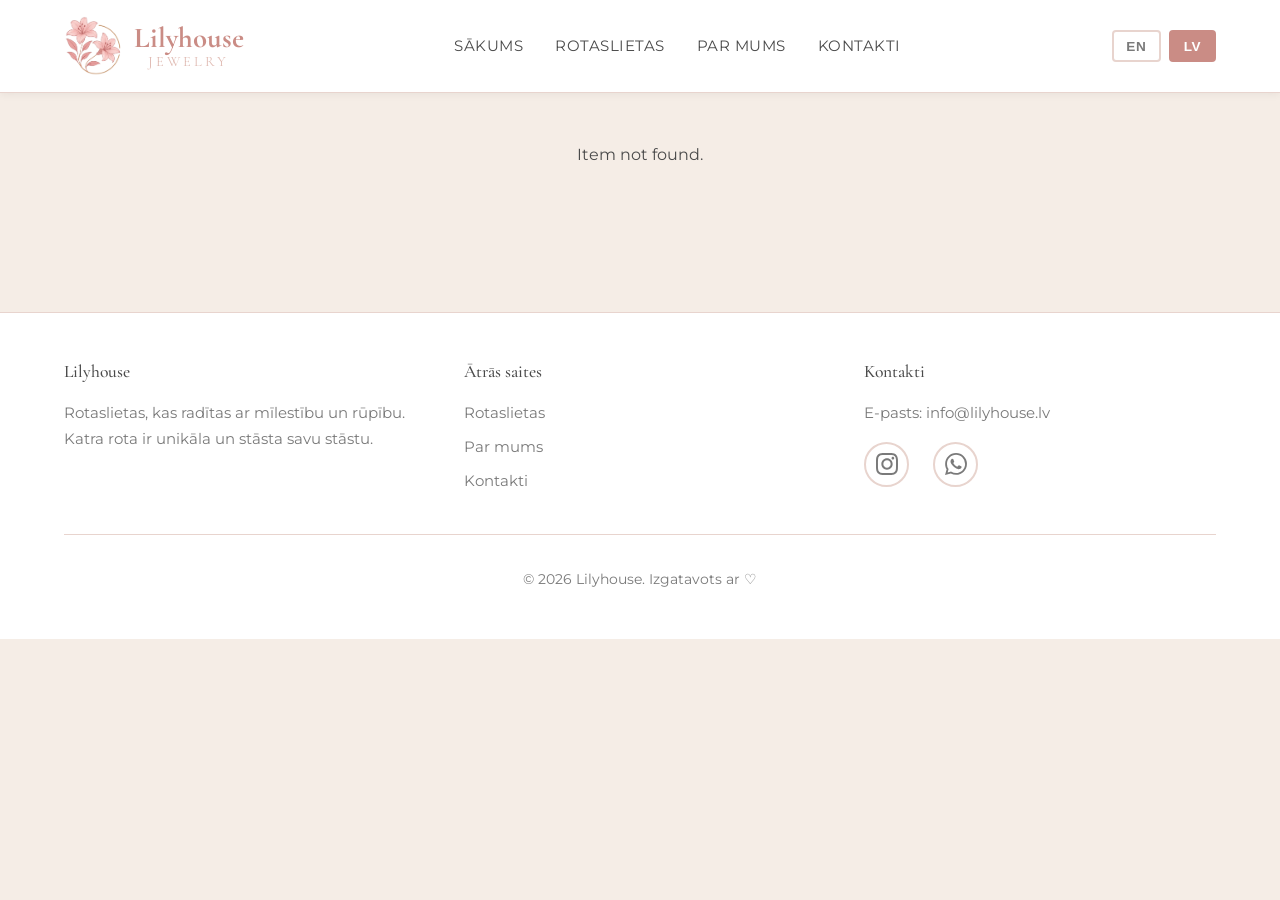
<file: item.html>
<!DOCTYPE html>
<html lang="en">
<head>
  <meta charset="UTF-8">
  <meta name="viewport" content="width=device-width, initial-scale=1.0">
  <meta name="description" content="View details and reserve this handcrafted jewelry piece from Lilyhouse.">
  <title>Item Details - Lilyhouse Jewelry</title>
  <link rel="icon" type="image/x-icon" href="images/site/lilyhouse_favicon.ico">
  <link rel="apple-touch-icon" href="images/site/lilyhouse_apple_touch_icon.png">
  <link rel="stylesheet" href="css/style.css">
</head>
<body>
  <!-- Header -->
  <header>
    <div class="container">
      <nav>
        <a href="index.html" class="logo">
          <img src="images/site/logo-no-bg.png" alt="Lilyhouse Jewelry">
          <div class="logo-text-container">
            <span class="logo-brand">Lilyhouse</span>
            <span class="logo-subtitle">Jewelry</span>
          </div>
        </a>
        <button class="mobile-menu-toggle" aria-label="Toggle menu">☰</button>
        <ul class="nav-links">
          <li><a href="index.html" data-translate="nav.home"></a></li>
          <li><a href="collection.html" data-translate="nav.collection"></a></li>
          <li><a href="about.html" data-translate="nav.about"></a></li>
          <li><a href="contact.html" data-translate="nav.contact"></a></li>
        </ul>
        <div class="lang-switcher">
          <button class="lang-btn" data-lang="en">EN</button>
          <button class="lang-btn active" data-lang="lv">LV</button>
        </div>
      </nav>
    </div>
  </header>

  <!-- Item Detail Section -->
  <section class="item-detail">
    <div class="container">
      <!-- Item content will be dynamically loaded here -->
      <div class="text-center" style="padding: 4rem 0;">
        <p>Loading item details...</p>
      </div>
    </div>
  </section>

  <!-- Reservation Modal -->
  <div class="modal" id="reservationModal">
    <div class="modal-content">
      <button class="modal-close" aria-label="Close modal">&times;</button>
      <h2 data-translate="item.modal_title"></h2>
      <p style="margin-bottom: 2rem; color: var(--color-text-light);">
        Interested in <strong id="itemNameDisplay"></strong>? Fill out the form below and we'll get back to you soon.
      </p>
      
      <form action="https://formspree.io/f/xaqlepoo" method="POST" data-form-type="reservation">
        <!-- Hidden field to include item name in submission -->
        <input type="hidden" name="item" id="itemName" value="">
        <!-- Hidden field to include selected color option -->
        <input type="hidden" name="item_color" id="itemColor" value="">
        <!-- Hidden field to include selected material option -->
        <input type="hidden" name="item_material" id="itemMaterial" value="">
        
        <!-- Formspree honeypot field to reduce spam -->
        <input type="text" name="_gotcha" style="display:none">
        
        <div class="form-group">
          <label for="customerName">Your Name *</label>
          <input type="text" id="customerName" name="name" required>
        </div>
        
        <div class="form-group">
          <label for="customerEmail">Your Email *</label>
          <input type="email" id="customerEmail" name="email" required>
        </div>
        
        <div class="form-group">
          <label for="customerMessage">Message (optional)</label>
          <textarea id="customerMessage" name="message" placeholder="Any questions or special requests?"></textarea>
        </div>
        
        <button type="submit" class="btn">Send Reservation Request</button>
        
        <!-- Success message (Formspree will redirect or show this) -->
        <p style="margin-top: 1rem; font-size: 0.9rem; color: var(--color-text-light);">
          We'll respond to your reservation request within 24 hours.
        </p>
      </form>
    </div>
  </div>

  <!-- Footer -->
  <footer>
    <div class="container">
      <div class="footer-content">
        <div class="footer-section">
          <h3>Lilyhouse</h3>
          <p data-translate="footer.about"></p>
        </div>
        
        <div class="footer-section">
          <h3 data-translate="footer.links_title"></h3>
          <a href="collection.html" data-translate="nav.collection"></a>
          <a href="about.html" data-translate="nav.about"></a>
          <a href="contact.html" data-translate="nav.contact"></a>
        </div>
        
        <div class="footer-section">
          <h3 data-translate="footer.contact_title"></h3>
          <p><span data-translate="footer.email_label"></span> info@lilyhouse.lv</p>
          <div class="social-links" style="justify-content: flex-start; margin-top: 1rem;">
            <a href="https://www.instagram.com/lillyhouse_lv" target="_blank" rel="noopener" class="social-link" aria-label="Instagram"><svg viewBox="0 0 24 24" xmlns="http://www.w3.org/2000/svg"><path d="M12 2.163c3.204 0 3.584.012 4.85.07 3.252.148 4.771 1.691 4.919 4.919.058 1.265.069 1.645.069 4.849 0 3.205-.012 3.584-.069 4.849-.149 3.225-1.664 4.771-4.919 4.919-1.266.058-1.644.07-4.85.07-3.204 0-3.584-.012-4.849-.07-3.26-.149-4.771-1.699-4.919-4.92-.058-1.265-.07-1.644-.07-4.849 0-3.204.013-3.583.07-4.849.149-3.227 1.664-4.771 4.919-4.919 1.266-.057 1.645-.069 4.849-.069zm0-2.163c-3.259 0-3.667.014-4.947.072-4.358.2-6.78 2.618-6.98 6.98-.059 1.281-.073 1.689-.073 4.948 0 3.259.014 3.668.072 4.948.2 4.358 2.618 6.78 6.98 6.98 1.281.058 1.689.072 4.948.072 3.259 0 3.668-.014 4.948-.072 4.354-.2 6.782-2.618 6.979-6.98.059-1.28.073-1.689.073-4.948 0-3.259-.014-3.667-.072-4.947-.196-4.354-2.617-6.78-6.979-6.98-1.281-.059-1.69-.073-4.949-.073zm0 5.838c-3.403 0-6.162 2.759-6.162 6.162s2.759 6.163 6.162 6.163 6.162-2.759 6.162-6.163c0-3.403-2.759-6.162-6.162-6.162zm0 10.162c-2.209 0-4-1.79-4-4 0-2.209 1.791-4 4-4s4 1.791 4 4c0 2.21-1.791 4-4 4zm6.406-11.845c-.796 0-1.441.645-1.441 1.44s.645 1.44 1.441 1.44c.795 0 1.439-.645 1.439-1.44s-.644-1.44-1.439-1.44z"/></svg></a>
            <a href="https://whatsapp.com/channel/0029Vb5Qcq36rsQu8dVFQ22W" target="_blank" rel="noopener" class="social-link" aria-label="WhatsApp Channel"><svg viewBox="0 0 24 24" xmlns="http://www.w3.org/2000/svg"><path d="M17.472 14.382c-.297-.149-1.758-.867-2.03-.967-.273-.099-.471-.148-.67.15-.197.297-.767.966-.94 1.164-.173.199-.347.223-.644.075-.297-.15-1.255-.463-2.39-1.475-.883-.788-1.48-1.761-1.653-2.059-.173-.297-.018-.458.13-.606.134-.133.298-.347.446-.52.149-.174.198-.298.298-.497.099-.198.05-.371-.025-.52-.075-.149-.669-1.612-.916-2.207-.242-.579-.487-.5-.669-.51-.173-.008-.371-.01-.57-.01-.198 0-.52.074-.792.372-.272.297-1.04 1.016-1.04 2.479 0 1.462 1.065 2.875 1.213 3.074.149.198 2.096 3.2 5.077 4.487.709.306 1.262.489 1.694.625.712.227 1.36.195 1.871.118.571-.085 1.758-.719 2.006-1.413.248-.694.248-1.289.173-1.413-.074-.124-.272-.198-.57-.347m-5.421 7.403h-.004a9.87 9.87 0 01-5.031-1.378l-.361-.214-3.741.982.998-3.648-.235-.374a9.86 9.86 0 01-1.51-5.26c.001-5.45 4.436-9.884 9.888-9.884 2.64 0 5.122 1.03 6.988 2.898a9.825 9.825 0 012.893 6.994c-.003 5.45-4.437 9.884-9.885 9.884m8.413-18.297A11.815 11.815 0 0012.05 0C5.495 0 .16 5.335.157 11.892c0 2.096.547 4.142 1.588 5.945L.057 24l6.305-1.654a11.882 11.882 0 005.683 1.448h.005c6.554 0 11.89-5.335 11.893-11.893a11.821 11.821 0 00-3.48-8.413z"/></svg></a>
          </div>
        </div>
      </div>
      
      <div class="footer-bottom">
        <p data-translate="footer.copyright"></p>
      </div>
    </div>
  </footer>

  <!-- JavaScript -->
  <script src="js/main.js"></script>
</body>
</html>
</file>
<file: css/style.css>
/* Lilyhouse Jewelry - Main Stylesheet */

/* Import Google Fonts */
@import url('https://fonts.googleapis.com/css2?family=Playfair+Display:ital,wght@0,400;0,500;0,600;0,700;1,400&family=Cormorant+Garamond:ital,wght@0,300;0,400;0,500;0,600;1,400&family=Montserrat:wght@300;400;500;600&display=swap');

/* CSS Variables for easy customization */
:root {
  --color-primary: #CA8C85;
  --color-primary-light: #E0BBB3;
  --color-secondary: #e8d4ce;
  --color-accent: #c19a6b;
  --color-text: #4a4a4a;
  --color-text-light: #7a7a7a;
  --color-background: #f5ede6;
  --color-white: #ffffff;
  --color-border: #e8d4ce;
  --font-heading: 'Cormorant Garamond', serif;
  --font-body: 'Montserrat', sans-serif;
  --transition: all 0.3s ease;
}

/* Reset and Base Styles */
* {
  margin: 0;
  padding: 0;
  box-sizing: border-box;
}

html {
  scroll-behavior: smooth;
}

body {
  font-family: var(--font-body);
  font-size: 16px;
  line-height: 1.7;
  color: var(--color-text);
  background-color: var(--color-background);
  -webkit-font-smoothing: antialiased;
  -moz-osx-font-smoothing: grayscale;
}

/* Typography */
h1, h2, h3, h4, h5, h6 {
  font-family: var(--font-heading);
  font-weight: 500;
  line-height: 1.3;
  margin-bottom: 1rem;
  color: var(--color-text);
}

h1 {
  font-size: 3rem;
  font-weight: 500;
}

h2 {
  font-size: 2.5rem;
  font-weight: 500;
}

h3 {
  font-size: 1.75rem;
}

p {
  margin-bottom: 1rem;
}

a {
  color: var(--color-primary);
  text-decoration: none;
  transition: var(--transition);
}

a:hover {
  color: var(--color-secondary);
}

img {
  max-width: 100%;
  height: auto;
  display: block;
}

/* Container */
.container {
  max-width: 1200px;
  margin: 0 auto;
  padding: 0 1.5rem;
}

/* Header and Navigation */
header {
  background-color: var(--color-white);
  border-bottom: 1px solid var(--color-border);
  position: sticky;
  top: 0;
  z-index: 100;
  box-shadow: 0 2px 8px rgba(0, 0, 0, 0.05);
}

nav {
  display: flex;
  justify-content: space-between;
  align-items: center;
  padding: 1rem 0;
}

.logo {
  display: flex;
  align-items: center;
  gap: 0.6rem;
  font-family: var(--font-heading);
  font-size: 1.8rem;
  font-weight: 500;
  color: var(--color-text);
}

.logo img {
  height: 60px;
  width: auto;
  display: block;
}

.logo-text-container {
  display: flex;
  flex-direction: column;
  line-height: 1.1;
  align-items: center;
}

.logo-brand {
  font-family: var(--font-heading);
  font-size: 1.8rem;
  font-weight: 800;
  color: var(--color-primary);
}

.logo-subtitle {
  font-family: var(--font-heading);
  font-size: 0.9rem;
  font-weight: 400;
  letter-spacing: 3px;
  color: var(--color-primary-light);
  text-transform: uppercase;
}

.nav-links {
  display: flex;
  gap: 2rem;
  list-style: none;
}

.nav-links a {
  color: var(--color-text);
  font-weight: 400;
  letter-spacing: 0.5px;
  font-size: 0.95rem;
  text-transform: uppercase;
}

.nav-links a:hover {
  color: var(--color-primary);
}

/* Language Switcher */
.lang-switcher {
  display: flex;
  gap: 0.5rem;
  align-items: center;
}

.lang-btn {
  background: none;
  border: 2px solid var(--color-border);
  padding: 0.4rem 0.8rem;
  border-radius: 4px;
  cursor: pointer;
  font-size: 0.85rem;
  font-weight: 600;
  color: var(--color-text-light);
  transition: var(--transition);
  text-transform: uppercase;
  letter-spacing: 0.5px;
}

.lang-btn:hover {
  border-color: var(--color-primary);
  color: var(--color-primary);
}

.lang-btn.active {
  background-color: var(--color-primary);
  border-color: var(--color-primary);
  color: var(--color-white);
}

.mobile-menu-toggle {
  display: none;
  background: none;
  border: none;
  font-size: 1.5rem;
  color: var(--color-text);
  cursor: pointer;
}

/* Hero Section */
.hero {
  text-align: center;
  padding: 6rem 0;
  background: linear-gradient(180deg, var(--color-white) 0%, var(--color-background) 100%);
}

.hero h1 {
  font-size: 3.8rem;
  margin-bottom: 1rem;
  font-weight: 500;
}

.hero-subtitle {
  font-size: 1.2rem;
  color: var(--color-text-light);
  margin-bottom: 2rem;
  font-weight: 300;
  max-width: 600px;
  margin-left: auto;
  margin-right: auto;
}

/* Buttons */
.btn {
  display: inline-block;
  padding: 0.9rem 2.5rem;
  background-color: var(--color-primary);
  color: var(--color-white);
  border: 2px solid var(--color-primary);
  border-radius: 3px;
  font-family: var(--font-body);
  font-size: 0.9rem;
  font-weight: 500;
  letter-spacing: 1px;
  text-transform: uppercase;
  cursor: pointer;
  transition: var(--transition);
}

.btn:hover {
  background-color: transparent;
  color: var(--color-primary);
}

.btn-secondary {
  background-color: transparent;
  color: var(--color-primary);
  border: 2px solid var(--color-primary);
}

.btn-secondary:hover {
  background-color: var(--color-primary);
  color: var(--color-white);
}

/* Section Styles */
section {
  padding: 5rem 0;
}

.section-title {
  text-align: center;
  margin-bottom: 3rem;
}

.section-title h2 {
  font-size: 2.8rem;
  margin-bottom: 0.5rem;
}

.section-subtitle {
  color: var(--color-text-light);
  font-size: 1.1rem;
  font-weight: 300;
}

/* Product Grid */
.product-grid {
  display: grid;
  grid-template-columns: repeat(auto-fill, minmax(280px, 1fr));
  gap: 2.5rem;
  margin-bottom: 3rem;
}

.product-card {
  background-color: var(--color-white);
  border: 1px solid var(--color-border);
  overflow: hidden;
  transition: var(--transition);
  cursor: pointer;
}

.product-card:hover {
  transform: translateY(-5px);
  box-shadow: 0 8px 20px rgba(0, 0, 0, 0.1);
}

.product-image {
  width: 100%;
  height: 350px;
  overflow: hidden;
  background-color: #f5f5f5;
  position: relative;
}

.product-image img {
  width: 100%;
  height: 100%;
  object-fit: cover;
  transition: var(--transition);
}

.product-card:hover .product-image img {
  transform: scale(1.05);
}

.product-image-placeholder {
  display: flex;
  align-items: center;
  justify-content: center;
  width: 100%;
  height: 100%;
  background-color: #f0f0f0;
  color: #999;
  font-size: 3rem;
}

.product-info {
  padding: 1.5rem;
}

.product-category {
  font-size: 0.75rem;
  text-transform: uppercase;
  letter-spacing: 1px;
  color: var(--color-text-light);
  margin-bottom: 0.5rem;
}

.product-name {
  font-size: 1.3rem;
  margin-bottom: 0.5rem;
  color: var(--color-text);
}

.product-description {
  font-size: 0.9rem;
  color: var(--color-text-light);
  margin-bottom: 1rem;
  line-height: 1.6;
}

.product-price {
  font-size: 1.1rem;
  font-weight: 600;
  color: var(--color-primary);
  margin-bottom: 1rem;
}

/* Item Detail Page */
.item-detail {
  padding: 3rem 0;
}

.item-content {
  display: grid;
  grid-template-columns: 1fr 1fr;
  gap: 4rem;
  margin-bottom: 3rem;
}

.item-gallery {
  display: flex;
  flex-direction: column;
  gap: 1rem;
}

.main-image {
  width: 100%;
  height: 500px;
  overflow: hidden;
  background-color: #f5f5f5;
  border: 1px solid var(--color-border);
}

.main-image img {
  width: 100%;
  height: 100%;
  object-fit: cover;
}

.thumbnail-images {
  display: flex;
  gap: 1rem;
}

.thumbnail {
  width: 100px;
  height: 100px;
  cursor: pointer;
  border: 2px solid var(--color-border);
  overflow: hidden;
  transition: var(--transition);
}

.thumbnail:hover,
.thumbnail.active {
  border-color: var(--color-primary);
}

.thumbnail img {
  width: 100%;
  height: 100%;
  object-fit: cover;
}

.item-info-detail {
  padding-top: 2rem;
}

.item-info-detail h1 {
  margin-bottom: 0.5rem;
}

.item-category {
  font-size: 0.85rem;
  text-transform: uppercase;
  letter-spacing: 1px;
  color: var(--color-text-light);
  margin-bottom: 1.5rem;
}

.item-price {
  font-size: 1.8rem;
  font-weight: 600;
  color: var(--color-primary);
  margin-bottom: 2rem;
}

.item-description {
  font-size: 1rem;
  line-height: 1.8;
  color: var(--color-text);
  margin-bottom: 2.5rem;
}

.item-color-options,
.item-material-options {
  margin-bottom: 1.5rem;
}

.material-circle {
  width: 40px;
  height: 40px;
  border-radius: 50%;
  border: 2px solid #333;
}

.item-material-options .color-options-label {
  color: var(--color-primary);
  font-weight: 700;
}

.color-options-label {
  font-weight: 600;
  color: var(--color-text-light);
  margin-bottom: 0.6rem;
}

.color-options-list {
  display: flex;
  gap: 0.6rem;
  align-items: center;
}

.color-circle {
  width: 30px;
  height: 30px;
  border-radius: 50%;
  border: 2px solid transparent;
  cursor: pointer;
  transition: var(--transition);
  outline: none;
}

.color-circle.selected {
  border-color: var(--color-primary);
  box-shadow: 0 0 0 3px rgba(202, 140, 133, 0.25);
}

.color-circle:hover {
  transform: scale(1.07);
}

.selected-color-name {
  margin-top: 0.6rem;
  font-size: 0.95rem;
  color: var(--color-primary);
}

/* About Section */
.about-preview {
  background-color: var(--color-white);
  padding: 5rem 0;
}

.about-content {
  display: grid;
  grid-template-columns: 1fr 1fr;
  gap: 4rem;
  align-items: center;
}

.about-text h2 {
  margin-bottom: 1.5rem;
}

.about-text p {
  font-size: 1.05rem;
  line-height: 1.8;
  margin-bottom: 1.5rem;
  color: var(--color-text-light);
}

.about-image {
  width: 100%;
  /* height: 400px; */
  overflow: hidden;
  border: 1px solid var(--color-border);
  border-radius: 8px;
}

.about-image img {
  width: 100%;
  height: auto;
  object-fit: cover;
}

/* Contact Section */
.contact-section {
  background-color: var(--color-white);
}

.contact-content {
  max-width: 800px;
  margin: 0 auto;
}

.contact-info {
  text-align: center;
  margin-bottom: 3rem;
}

.contact-info p {
  font-size: 1.1rem;
  color: var(--color-text-light);
}

.contact-email {
  font-size: 1.3rem;
  font-weight: 500;
  color: var(--color-primary);
  margin: 1rem 0;
}

/* Forms */
.form-group {
  margin-bottom: 1.5rem;
}

.form-group label {
  display: block;
  margin-bottom: 0.5rem;
  font-weight: 500;
  color: var(--color-text);
}

.form-group input,
.form-group textarea {
  width: 100%;
  padding: 0.9rem;
  border: 1px solid var(--color-border);
  border-radius: 3px;
  font-family: var(--font-body);
  font-size: 1rem;
  color: var(--color-text);
  background-color: var(--color-white);
  transition: var(--transition);
}

.form-group input:focus,
.form-group textarea:focus {
  outline: none;
  border-color: var(--color-primary);
  box-shadow: 0 0 0 3px rgba(139, 115, 85, 0.1);
}

.form-group textarea {
  resize: vertical;
  min-height: 150px;
}

/* Modal */
.modal {
  display: none;
  position: fixed;
  top: 0;
  left: 0;
  width: 100%;
  height: 100%;
  background-color: rgba(0, 0, 0, 0.6);
  z-index: 1000;
  overflow-y: auto;
  padding: 2rem;
}

.modal.active {
  display: flex;
  align-items: center;
  justify-content: center;
}

.modal-content {
  background-color: var(--color-white);
  padding: 3rem;
  max-width: 600px;
  width: 100%;
  position: relative;
  border-radius: 3px;
  box-shadow: 0 10px 40px rgba(0, 0, 0, 0.2);
}

.modal-close {
  position: absolute;
  top: 1rem;
  right: 1rem;
  background: none;
  border: none;
  font-size: 2rem;
  color: var(--color-text-light);
  cursor: pointer;
  line-height: 1;
  transition: var(--transition);
}

.modal-close:hover {
  color: var(--color-text);
}

.modal h2 {
  margin-bottom: 1.5rem;
}

/* Social Media Links */
.social-links {
  display: flex;
  gap: 1.5rem;
  justify-content: center;
  margin-top: 2rem;
}

.social-link {
  display: flex;
  align-items: center;
  justify-content: center;
  width: 45px;
  height: 45px;
  padding: 0;
  border: 2px solid var(--color-border);
  border-radius: 50%;
  color: var(--color-primary);
  transition: var(--transition);
  flex-shrink: 0;
  line-height: 0;
  text-decoration: none;
  position: relative;
}

.social-link svg {
  width: 22px;
  height: 22px;
  fill: currentColor;
  display: block;
  position: absolute;
  top: 50%;
  left: 50%;
  transform: translate(-50%, -50%);
}

.social-link:hover {
  border-color: var(--color-primary);
  background-color: var(--color-primary);
  color: var(--color-white);
}

/* Footer */
footer {
  background-color: var(--color-white);
  border-top: 1px solid var(--color-border);
  padding: 3rem 0 2rem;
  margin-top: 5rem;
}

.footer-content {
  display: grid;
  grid-template-columns: repeat(auto-fit, minmax(250px, 1fr));
  gap: 3rem;
  margin-bottom: 2rem;
}

.footer-section h3 {
  font-size: 1.1rem;
  margin-bottom: 1rem;
}

.footer-section p,
.footer-section a {
  font-size: 0.95rem;
  color: var(--color-text-light);
  display: block;
  margin-bottom: 0.5rem;
}

.footer-bottom {
  text-align: center;
  padding-top: 2rem;
  border-top: 1px solid var(--color-border);
  color: var(--color-text-light);
  font-size: 0.9rem;
}

/* Utility Classes */
.text-center {
  text-align: center;
}

.mt-1 { margin-top: 1rem; }
.mt-2 { margin-top: 2rem; }
.mt-3 { margin-top: 3rem; }
.mb-1 { margin-bottom: 1rem; }
.mb-2 { margin-bottom: 2rem; }
.mb-3 { margin-bottom: 3rem; }

/* Responsive Design - Mobile First */

/* Tablets */
@media (max-width: 768px) {
  nav {
    position: relative;
  }
  
  .nav-links {
    position: fixed;
    top: 70px;
    left: 0;
    right: 0;
    background-color: var(--color-white);
    flex-direction: column;
    padding: 2rem;
    gap: 1.5rem;
    box-shadow: 0 8px 16px rgba(0, 0, 0, 0.1);
    transform: translateY(-150%);
    transition: var(--transition);
  }

  .nav-links.active {
    transform: translateY(0);
  }

  .lang-switcher {
    position: absolute;
    right: 4rem;
    top: 50%;
    transform: translateY(-50%);
  }

  .mobile-menu-toggle {
    display: block;
  }

  .hero h1 {
    font-size: 2.6rem;
  }

  .hero-subtitle {
    font-size: 1rem;
  }

  .product-grid {
    grid-template-columns: repeat(auto-fill, minmax(250px, 1fr));
    gap: 2rem;
  }

  .item-content {
    grid-template-columns: 1fr;
    gap: 2rem;
  }

  .about-content {
    grid-template-columns: 1fr;
    gap: 2rem;
  }

  .footer-content {
    grid-template-columns: 1fr;
    gap: 2rem;
  }
}

/* Mobile */
@media (max-width: 480px) {
  .logo img {
    height: 45px;
  }
  
  .logo-brand {
    font-size: 1.4rem;
  }
  
  .logo-subtitle {
    font-size: 0.7rem;
    letter-spacing: 2px;
  }
  
  h1 {
    font-size: 2.4rem;
  }

  h2 {
    font-size: 1.9rem;
  }

  .hero {
    padding: 4rem 0;
  }

  .hero h1 {
    font-size: 2.2rem;
  }

  section {
    padding: 3rem 0;
  }

  .product-grid {
    grid-template-columns: 1fr;
    gap: 1.5rem;
  }

  .product-image {
    height: 300px;
  }

  .main-image {
    height: 350px;
  }

  .modal-content {
    padding: 2rem;
  }

  .btn {
    padding: 0.8rem 2rem;
    font-size: 0.85rem;
  }
}
</file>
